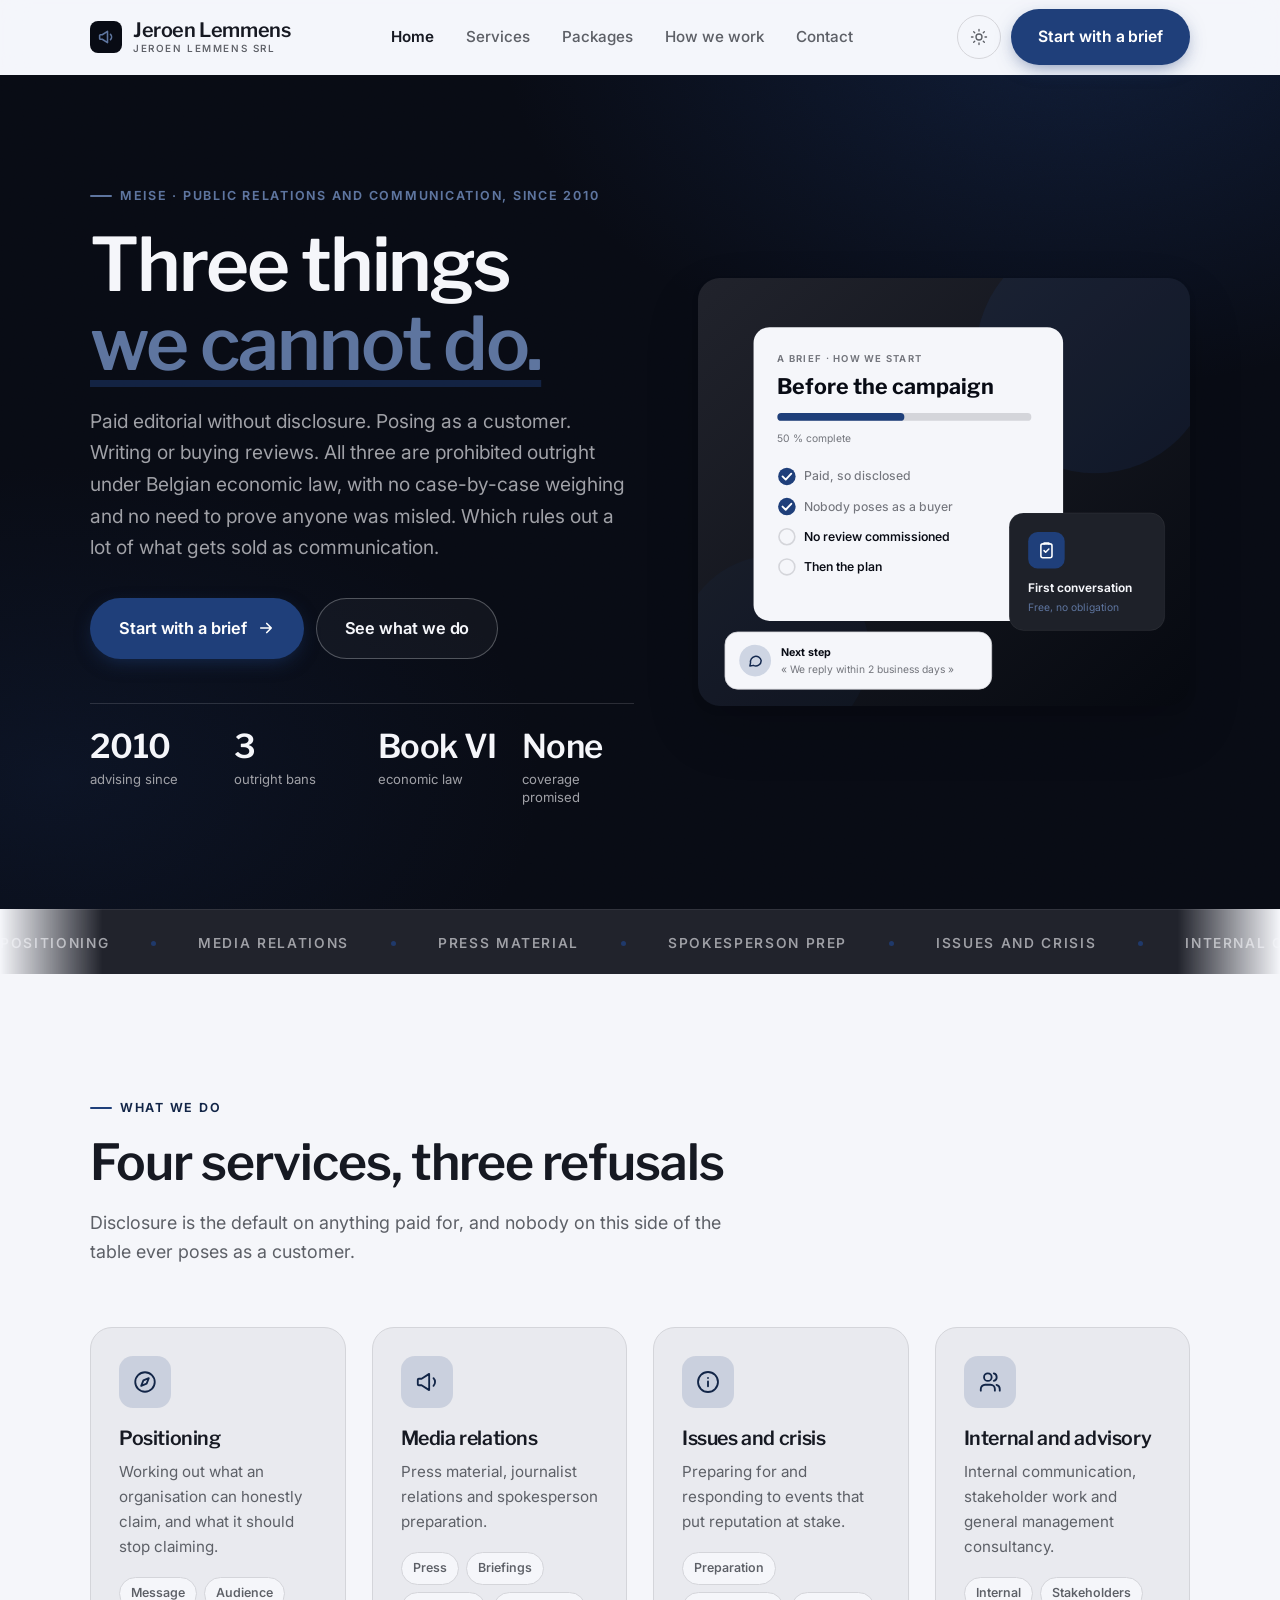
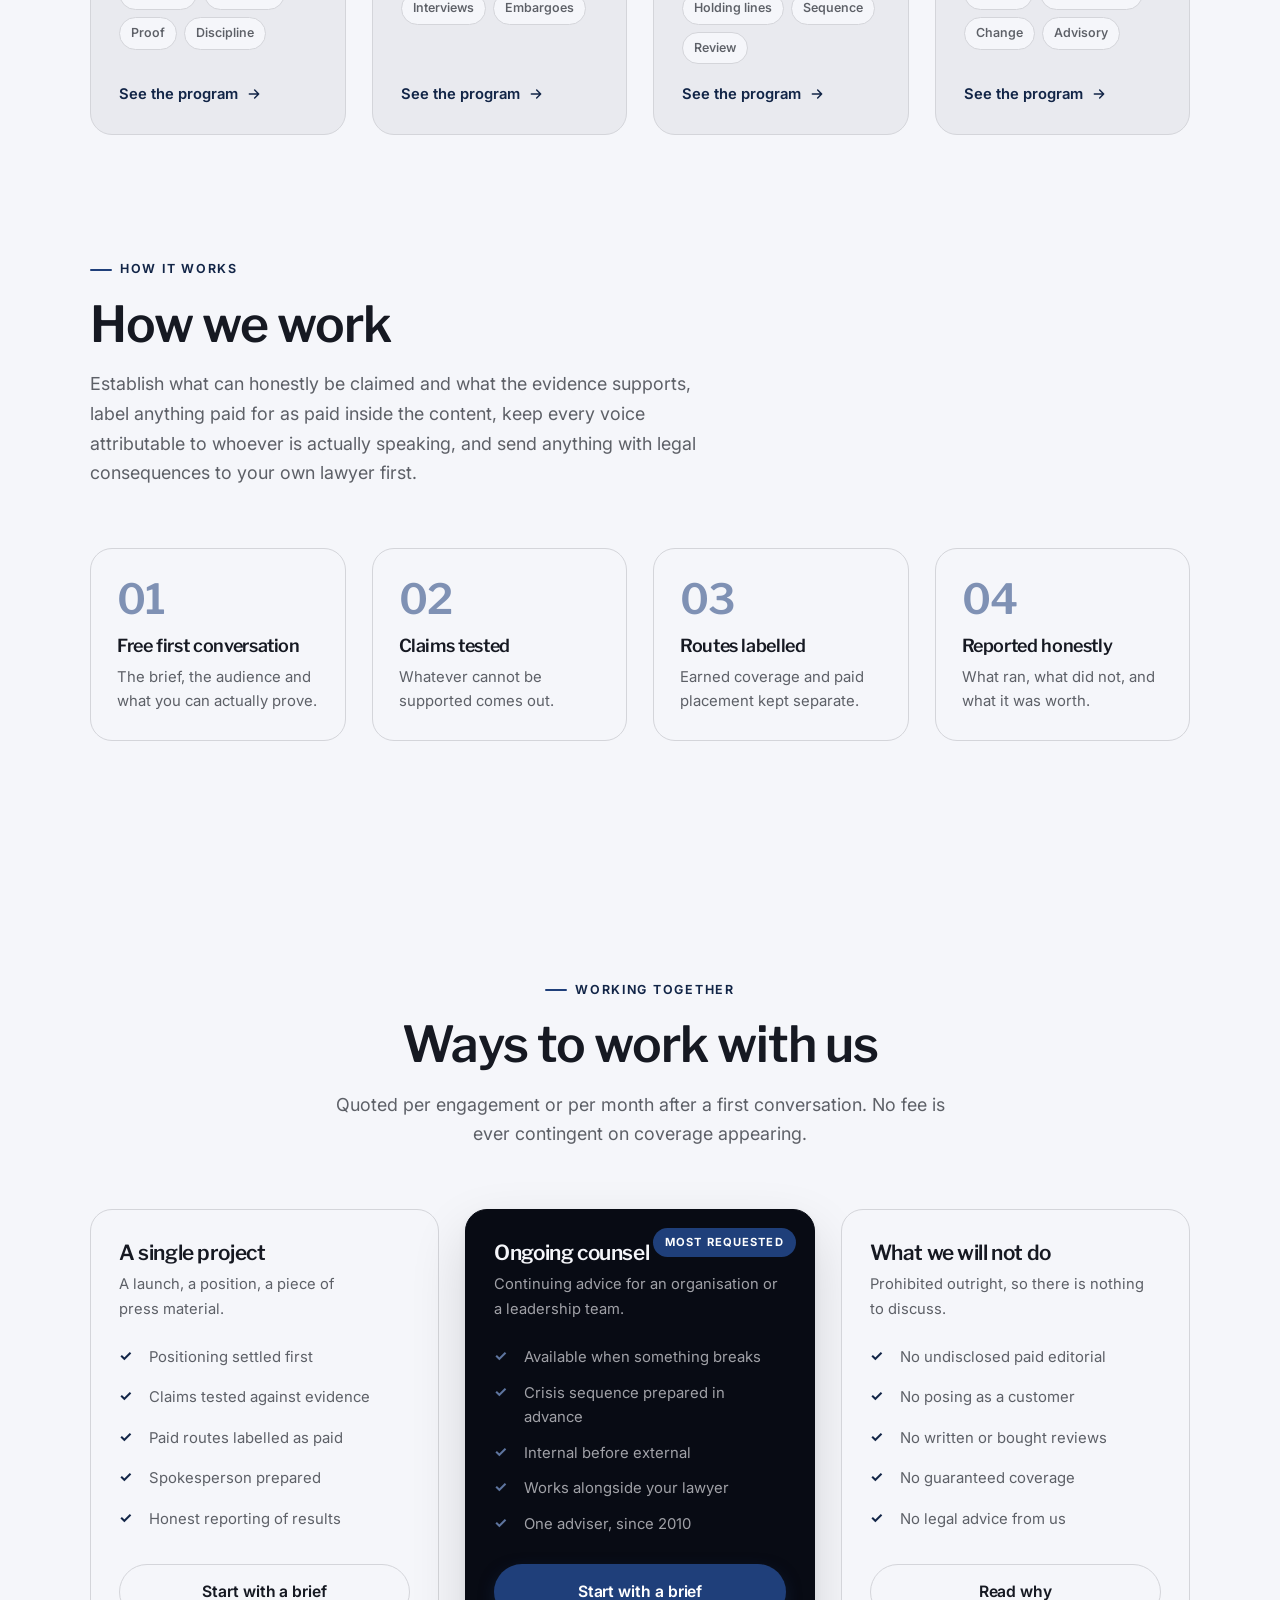
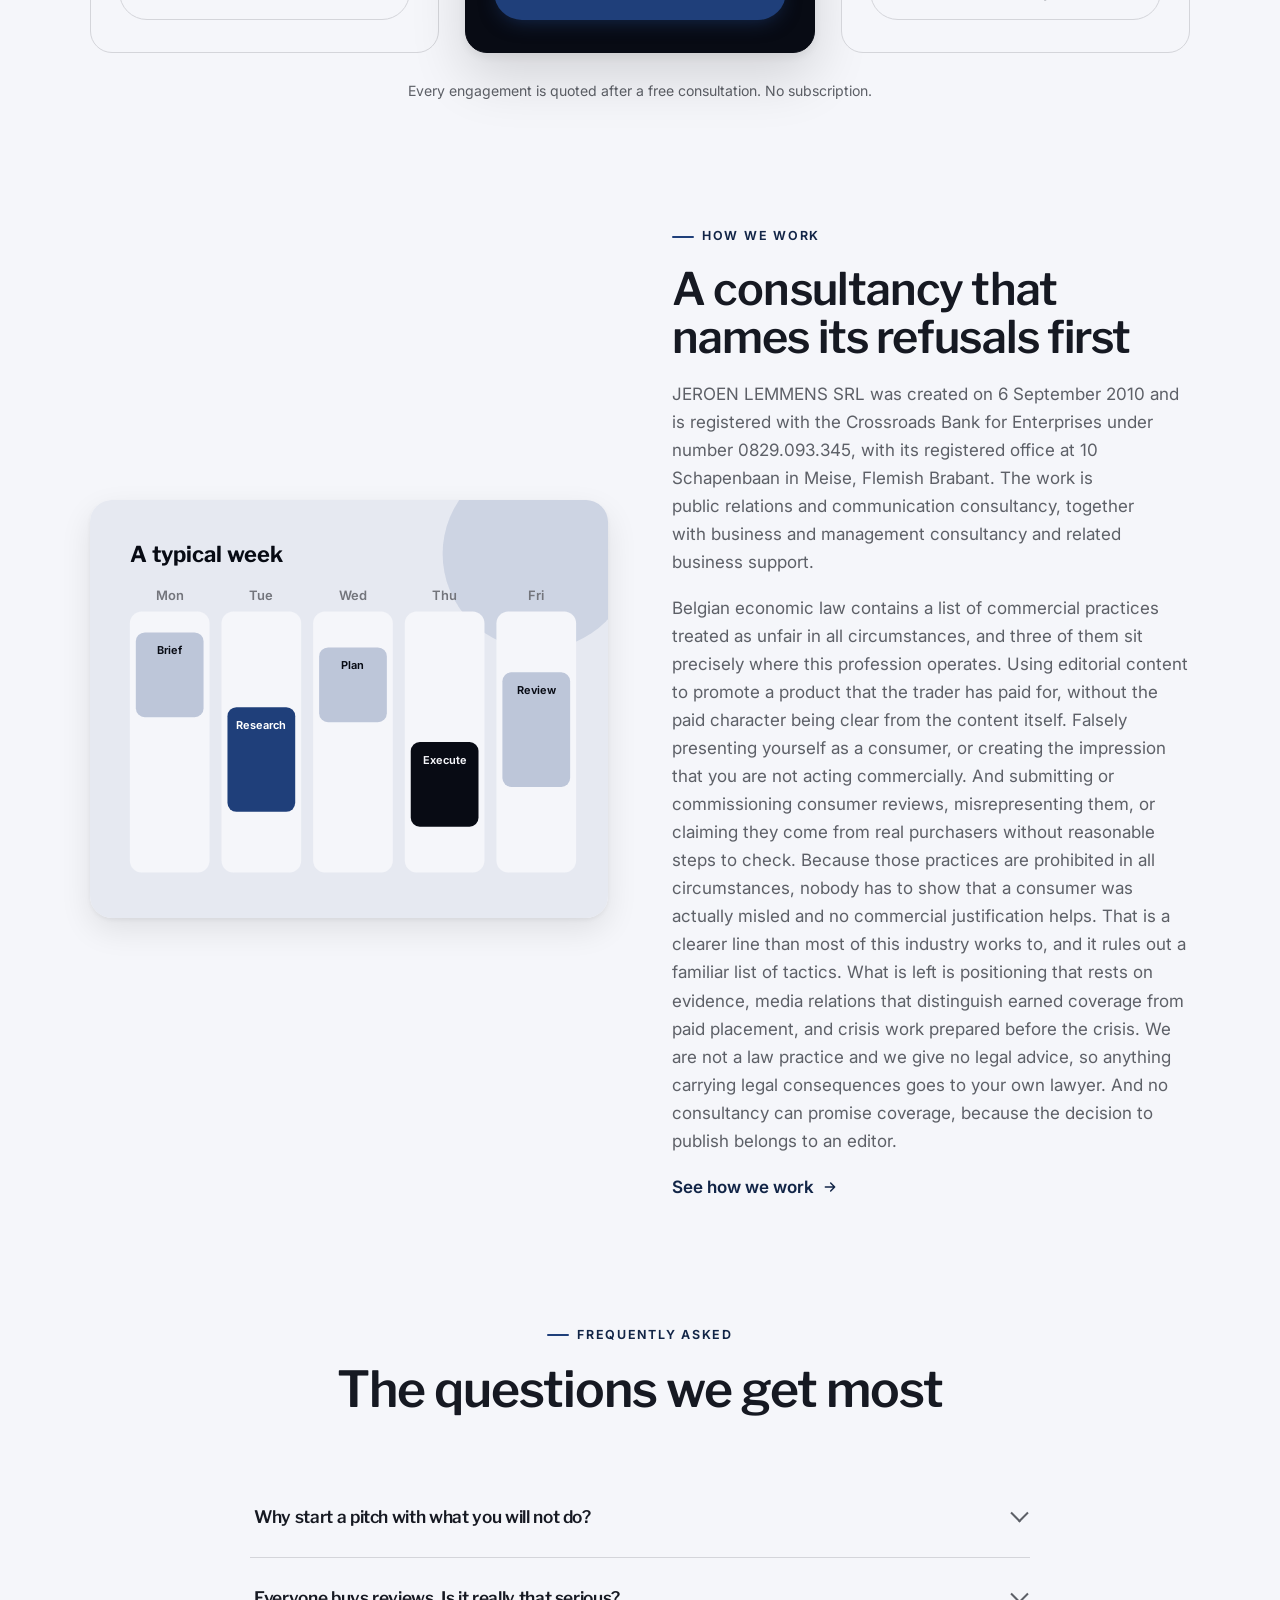
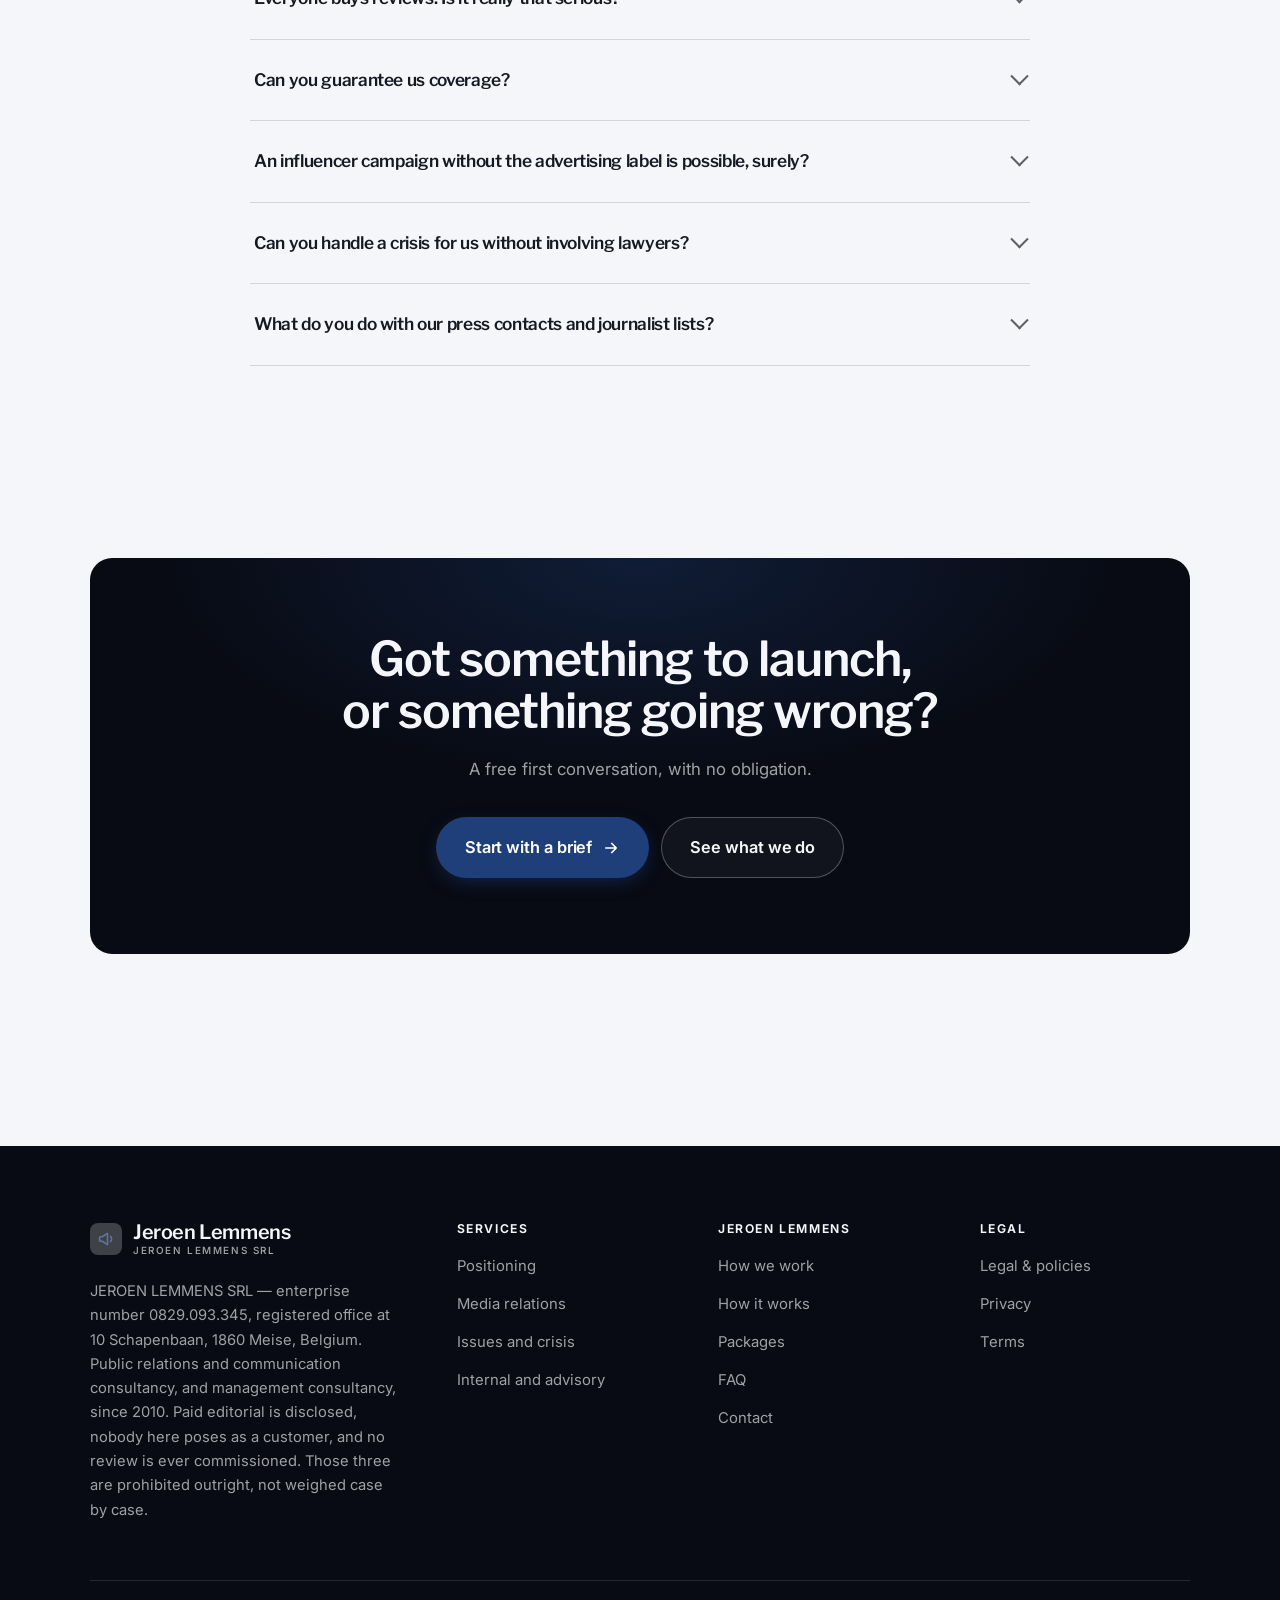
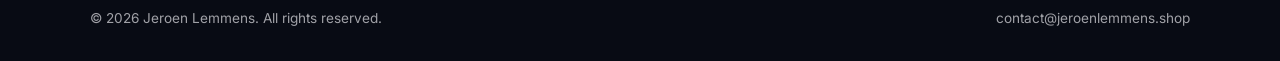
<file: index.html>
<!DOCTYPE html>
<html lang="en" class="no-js">
<head>
<meta charset="utf-8">
<meta name="viewport" content="width=device-width, initial-scale=1">
<title>JEROEN LEMMENS SRL — public relations and communication, Meise</title>
<meta name="description" content="JEROEN LEMMENS SRL, public relations and communication consultancy in Meise since 2010. Paid editorial disclosed, no astroturfing, no commissioned reviews.">
<link rel="canonical" href="https://jeroenlemmens.shop/">

<meta property="og:type" content="website">
<meta property="og:url" content="https://jeroenlemmens.shop/">
<meta property="og:site_name" content="Jeroen Lemmens">
<meta property="og:locale" content="en_US">
<meta property="og:title" content="JEROEN LEMMENS SRL — public relations and communication, Meise">
<meta property="og:description" content="JEROEN LEMMENS SRL, public relations and communication consultancy in Meise since 2010. Paid editorial disclosed, no astroturfing, no commissioned reviews.">
<meta name="theme-color" content="#080b14">

<link rel="icon" href="assets/img/favicon.svg" type="image/svg+xml">
<link rel="preconnect" href="https://fonts.googleapis.com">
<link rel="preconnect" href="https://fonts.gstatic.com" crossorigin>
<link rel="stylesheet" href="https://fonts.googleapis.com/css2?family=Libre+Franklin:wght@400..700&family=Inter:wght@400..700&display=swap">
<link rel="stylesheet" href="assets/css/style.css">

<!-- Thème appliqué avant le premier rendu (évite le flash) -->
<script>
document.documentElement.classList.remove('no-js');
(function(){try{var t=localStorage.getItem('site-theme');if(t){document.documentElement.setAttribute('data-theme',t);}}catch(e){}})();
</script>
<script type="application/ld+json">
{
  "@context": "https://schema.org",
  "@type": "Organization",
  "name": "Jeroen Lemmens",
  "url": "https://jeroenlemmens.shop/",
  "email": "contact@jeroenlemmens.shop",
  "description": "JEROEN LEMMENS SRL, public relations and communication consultancy in Meise since 2010. Paid editorial disclosed, no astroturfing, no commissioned reviews.",
  "areaServed": "US",
  "knowsLanguage": "en"
}
</script>
</head>

<body>
<a class="skip-link" href="#main">Skip to main content</a>

<header class="site-header">
  <nav class="wrap nav" aria-label="Main navigation">
    <a class="brand" href="index.html">
      <svg class="brand__mark" viewBox="0 0 64 64" aria-hidden="true">
        <rect class="bm-bg" width="64" height="64" rx="16"/>
        <g class="bm-ic" transform="translate(14 14) scale(1.5)" fill="none" stroke-width="2.1" stroke-linecap="round" stroke-linejoin="round"><path d="M3.5 10v4a1 1 0 0 0 1 1H7l7 4.5v-15L7 9H4.5a1 1 0 0 0-1 1zM18 8.5a5 5 0 0 1 0 7"/></g>
      </svg>
      <span>Jeroen Lemmens<span class="brand__sub">JEROEN LEMMENS SRL</span></span>
    </a>

    <ul class="nav__links" id="nav-links">
      <li><a href="index.html" aria-current="page">Home</a></li>
      <li><a href="programs.html">Services</a></li>
      <li><a href="index.html#pricing">Packages</a></li>
      <li><a href="about.html">How we work</a></li>
      <li><a href="contact.html">Contact</a></li>
      <li><a class="btn btn--primary" href="contact.html">Start with a brief</a></li>
    </ul>

    <div class="nav__cta">
      <button class="theme-toggle" type="button" aria-label="Switch to dark theme">
        <svg class="icon-sun" viewBox="0 0 24 24" fill="none" stroke="currentColor" stroke-width="1.8" stroke-linecap="round" aria-hidden="true"><circle cx="12" cy="12" r="4"/><path d="M12 2v2m0 16v2M2 12h2m16 0h2M4.9 4.9l1.4 1.4m11.4 11.4 1.4 1.4M19.1 4.9l-1.4 1.4M6.3 17.7l-1.4 1.4"/></svg>
        <svg class="icon-moon" viewBox="0 0 24 24" fill="none" stroke="currentColor" stroke-width="1.8" stroke-linecap="round" stroke-linejoin="round" aria-hidden="true"><path d="M21 12.8A9 9 0 1 1 11.2 3a7 7 0 0 0 9.8 9.8z"/></svg>
      </button>
      <a class="btn btn--primary" href="contact.html">Start with a brief</a>
      <button class="nav__toggle" type="button" aria-expanded="false" aria-controls="nav-links" aria-label="Open menu">
        <svg class="icon-open" viewBox="0 0 24 24" fill="none" stroke="currentColor" stroke-width="2" stroke-linecap="round" aria-hidden="true"><path d="M3 6h18M3 12h18M3 18h18"/></svg>
        <svg class="icon-close" viewBox="0 0 24 24" fill="none" stroke="currentColor" stroke-width="2" stroke-linecap="round" aria-hidden="true"><path d="M6 6l12 12M18 6L6 18"/></svg>
      </button>
    </div>
  </nav>
</header>

<main id="main">

<section class="hero">
  <div class="wrap hero__inner">
    <div>
      <span class="eyebrow hero__eyebrow">Meise · Public relations and communication, since 2010</span>
      <h1>Three things<br> <em>we cannot do.</em></h1>
      <p class="hero__lede">Paid editorial without disclosure. Posing as a customer. Writing or buying reviews. All three are prohibited outright under Belgian economic law, with no case-by-case weighing and no need to prove anyone was misled. Which rules out a lot of what gets sold as communication.</p>

      <div class="hero__actions">
        <a class="btn btn--primary btn--lg" href="contact.html">Start with a brief <svg viewBox="0 0 24 24" fill="none" stroke="currentColor" stroke-width="2.2" stroke-linecap="round" stroke-linejoin="round" aria-hidden="true"><path d="M5 12h14M13 6l6 6-6 6"/></svg></a>
        <a class="btn btn--on-dark btn--lg" href="programs.html">See what we do</a>
      </div>

      <ul class="hero__proof">
        <li><span class="stat__num">2010</span><span class="stat__label">advising since</span></li>
        <li><span class="stat__num">3</span><span class="stat__label">outright bans</span></li>
        <li><span class="stat__num">Book VI</span><span class="stat__label">economic law</span></li>
        <li><span class="stat__num">None</span><span class="stat__label">coverage promised</span></li>
      </ul>
    </div>

    <div class="hero__art">
      <svg viewBox="0 0 620 540" role="img" aria-label="How a brief at Jeroen Lemmens starts, with three prohibited practices ruled out first.">
        <defs>
          <linearGradient id="hbg" x1="0" y1="0" x2="1" y2="1">
            <stop offset="0" stop-color="#21232c"/><stop offset="1" stop-color="#060910"/>
          </linearGradient>
        </defs>
        <rect width="620" height="540" rx="22" fill="url(#hbg)"/>
        <circle cx="500" cy="96" r="150" fill="#1f3f7a" opacity=".16"/>
        <circle cx="96" cy="470" r="120" fill="#1f3f7a" opacity=".08"/>

        <g style="font-family: var(--font-body)">
          <!-- Carte programme -->
          <rect x="70" y="62" width="390" height="370" rx="20" fill="#f5f6fa"/>
          <text x="100" y="106" font-size="12" font-weight="650" letter-spacing="1.6" fill="#73757c">A BRIEF · HOW WE START</text>
          <text x="100" y="146" font-size="27" font-weight="700" fill="#080b14" style="font-family: var(--font-display)">Before the campaign</text>
          <rect x="100" y="170" width="320" height="10" rx="5" fill="#d4d5da"/>
          <rect x="100" y="170" width="160" height="10" rx="5" fill="#1f3f7a"/>
          <text x="100" y="206" font-size="13" fill="#73757c">50 % complete</text>
          <circle cx="112" cy="250" r="11" fill="#1f3f7a"/><path d="M106.5 250l4 4 7-7.5" fill="none" stroke="#ffffff" stroke-width="2.4" stroke-linecap="round" stroke-linejoin="round"/><text x="134" y="255" font-size="15.5" fill="#73757c" font-weight="450">Paid, so disclosed</text>
          <circle cx="112" cy="288" r="11" fill="#1f3f7a"/><path d="M106.5 288l4 4 7-7.5" fill="none" stroke="#ffffff" stroke-width="2.4" stroke-linecap="round" stroke-linejoin="round"/><text x="134" y="293" font-size="15.5" fill="#73757c" font-weight="450">Nobody poses as a buyer</text>
          <circle cx="112" cy="326" r="10" fill="none" stroke="#d4d5da" stroke-width="2"/><text x="134" y="331" font-size="15.5" fill="#080b14" font-weight="560">No review commissioned</text>
          <circle cx="112" cy="364" r="10" fill="none" stroke="#d4d5da" stroke-width="2"/><text x="134" y="369" font-size="15.5" fill="#080b14" font-weight="560">Then the plan</text>

          <!-- Carte séance -->
          <rect x="392" y="296" width="196" height="148" rx="18" fill="#1e2129" stroke="#ffffff" stroke-opacity=".08"/>
          <rect x="416" y="320" width="46" height="46" rx="12" fill="#1f3f7a"/>
          <g transform="translate(427 331)" fill="none" stroke="#ffffff" color="#ffffff" stroke-width="2" stroke-linecap="round" stroke-linejoin="round"><rect x="5" y="4" width="14" height="17.5" rx="2.5"/><path d="M9 4V3h6v1M9 12.5l2 2 4-4"/></g>
          <text x="416" y="396" font-size="15" font-weight="650" fill="#f5f6fa">First conversation</text>
          <text x="416" y="420" font-size="13" fill="#5e759f">Free, no obligation</text>

          <!-- Retour du coach -->
          <rect x="34" y="446" width="336" height="72" rx="16" fill="#f5f6fa" stroke="#d4d5da"/>
          <circle cx="72" cy="482" r="20" fill="#ced5e3"/>
          <g transform="translate(62 472) scale(.84)" fill="none" stroke="#14294f" stroke-width="2.2" stroke-linecap="round" stroke-linejoin="round"><path d="M21 12a8 8 0 0 1-11.6 7.1L4 20l1-4.6A8 8 0 1 1 21 12z"/></g>
          <text x="104" y="476" font-size="13.5" font-weight="700" fill="#080b14">Next step</text>
          <text x="104" y="498" font-size="13" fill="#73757c">« We reply within 2 business days »</text>
        </g>
      </svg>
    </div>
  </div>
</section>

<div class="marquee" aria-hidden="true">
  <div class="marquee__track"><span>Positioning</span><span>Media relations</span><span>Press material</span><span>Spokesperson prep</span><span>Issues and crisis</span><span>Internal communication</span><span>Stakeholder mapping</span><span>Disclosure by default</span><span>No commissioned reviews</span><span>Since 2010</span><span>Positioning</span><span>Media relations</span><span>Press material</span><span>Spokesperson prep</span><span>Issues and crisis</span><span>Internal communication</span><span>Stakeholder mapping</span><span>Disclosure by default</span><span>No commissioned reviews</span><span>Since 2010</span></div>
</div>

<section class="section wrap" id="programs">
  <div class="section-head reveal">
    <span class="eyebrow">What we do</span>
    <h2>Four services, three refusals</h2>
    <p>Disclosure is the default on anything paid for, and nobody on this side of the table ever poses as a customer.</p>
  </div>
  <div class="grid grid--4 reveal-group">
    <a class="card" href="programs.html#positioning">
      <div class="card__icon"><svg viewBox="0 0 24 24" fill="none" stroke="currentColor" stroke-width="1.7" stroke-linecap="round" stroke-linejoin="round" aria-hidden="true"><circle cx="12" cy="12" r="9"/><path d="M15.5 8.5 13.5 13.5 8.5 15.5 10.5 10.5z"/></svg></div>
      <h3>Positioning</h3>
      <p>Working out what an organisation can honestly claim, and what it should stop claiming.</p>
      <ul class="tags"><li>Message</li><li>Audience</li><li>Proof</li><li>Discipline</li></ul>
      <span class="arrow-link">See the program <svg viewBox="0 0 24 24" fill="none" stroke="currentColor" stroke-width="2.2" stroke-linecap="round" stroke-linejoin="round" aria-hidden="true"><path d="M5 12h14M13 6l6 6-6 6"/></svg></span>
    </a>
    <a class="card" href="programs.html#media">
      <div class="card__icon"><svg viewBox="0 0 24 24" fill="none" stroke="currentColor" stroke-width="1.7" stroke-linecap="round" stroke-linejoin="round" aria-hidden="true"><path d="M3.5 10v4a1 1 0 0 0 1 1H7l7 4.5v-15L7 9H4.5a1 1 0 0 0-1 1zM18 8.5a5 5 0 0 1 0 7"/></svg></div>
      <h3>Media relations</h3>
      <p>Press material, journalist relations and spokesperson preparation.</p>
      <ul class="tags"><li>Press</li><li>Briefings</li><li>Interviews</li><li>Embargoes</li></ul>
      <span class="arrow-link">See the program <svg viewBox="0 0 24 24" fill="none" stroke="currentColor" stroke-width="2.2" stroke-linecap="round" stroke-linejoin="round" aria-hidden="true"><path d="M5 12h14M13 6l6 6-6 6"/></svg></span>
    </a>
    <a class="card" href="programs.html#issues">
      <div class="card__icon"><svg viewBox="0 0 24 24" fill="none" stroke="currentColor" stroke-width="1.7" stroke-linecap="round" stroke-linejoin="round" aria-hidden="true"><circle cx="12" cy="12" r="9.2"/><path d="M12 16v-4.5M12 8.2v.1"/></svg></div>
      <h3>Issues and crisis</h3>
      <p>Preparing for and responding to events that put reputation at stake.</p>
      <ul class="tags"><li>Preparation</li><li>Holding lines</li><li>Sequence</li><li>Review</li></ul>
      <span class="arrow-link">See the program <svg viewBox="0 0 24 24" fill="none" stroke="currentColor" stroke-width="2.2" stroke-linecap="round" stroke-linejoin="round" aria-hidden="true"><path d="M5 12h14M13 6l6 6-6 6"/></svg></span>
    </a>
    <a class="card" href="programs.html#internal">
      <div class="card__icon"><svg viewBox="0 0 24 24" fill="none" stroke="currentColor" stroke-width="1.7" stroke-linecap="round" stroke-linejoin="round" aria-hidden="true"><path d="M16.5 20v-1.5a4 4 0 0 0-4-4h-5a4 4 0 0 0-4 4V20"/><circle cx="10" cy="7.5" r="3.5"/><path d="M21 20v-1.5a4 4 0 0 0-3-3.9M15.5 4.1a3.5 3.5 0 0 1 0 6.8"/></svg></div>
      <h3>Internal and advisory</h3>
      <p>Internal communication, stakeholder work and general management consultancy.</p>
      <ul class="tags"><li>Internal</li><li>Stakeholders</li><li>Change</li><li>Advisory</li></ul>
      <span class="arrow-link">See the program <svg viewBox="0 0 24 24" fill="none" stroke="currentColor" stroke-width="2.2" stroke-linecap="round" stroke-linejoin="round" aria-hidden="true"><path d="M5 12h14M13 6l6 6-6 6"/></svg></span>
    </a>
  </div>
</section>

<section class="section section--flush wrap" id="how-it-works">
  <div class="section-head reveal">
    <span class="eyebrow">How it works</span>
    <h2>How we work</h2>
    <p>Establish what can honestly be claimed and what the evidence supports, label anything paid for as paid inside the content, keep every voice attributable to whoever is actually speaking, and send anything with legal consequences to your own lawyer first.</p>
  </div>
  <div class="grid grid--4 steps reveal-group">
    <article class="step">
      <h3>Free first conversation</h3>
      <p>The brief, the audience and what you can actually prove.</p>
    </article>
    <article class="step">
      <h3>Claims tested</h3>
      <p>Whatever cannot be supported comes out.</p>
    </article>
    <article class="step">
      <h3>Routes labelled</h3>
      <p>Earned coverage and paid placement kept separate.</p>
    </article>
    <article class="step">
      <h3>Reported honestly</h3>
      <p>What ran, what did not, and what it was worth.</p>
    </article>
  </div>
</section>

<section class="section wrap" id="pricing">
  <div class="section-head section-head--center reveal">
    <span class="eyebrow">Working together</span>
    <h2>Ways to work with us</h2>
    <p>Quoted per engagement or per month after a first conversation. No fee is ever contingent on coverage appearing.</p>
  </div>
  <div class="grid grid--3 plans reveal-group">
    <article class="plan">
      
      <h3>A single project</h3>
      <p class="plan__desc">A launch, a position, a piece of press material.</p>
      
      <ul class="plan__features">
        <li>Positioning settled first</li>
        <li>Claims tested against evidence</li>
        <li>Paid routes labelled as paid</li>
        <li>Spokesperson prepared</li>
        <li>Honest reporting of results</li>
      </ul>
      <a class="btn btn--ghost btn--block" href="contact.html">Start with a brief</a>
    </article>
    <article class="plan plan--featured">
      <span class="plan__tag">Most requested</span>
      <h3>Ongoing counsel</h3>
      <p class="plan__desc">Continuing advice for an organisation or a leadership team.</p>
      
      <ul class="plan__features">
        <li>Available when something breaks</li>
        <li>Crisis sequence prepared in advance</li>
        <li>Internal before external</li>
        <li>Works alongside your lawyer</li>
        <li>One adviser, since 2010</li>
      </ul>
      <a class="btn btn--primary btn--block" href="contact.html">Start with a brief</a>
    </article>
    <article class="plan">
      
      <h3>What we will not do</h3>
      <p class="plan__desc">Prohibited outright, so there is nothing to discuss.</p>
      
      <ul class="plan__features">
        <li>No undisclosed paid editorial</li>
        <li>No posing as a customer</li>
        <li>No written or bought reviews</li>
        <li>No guaranteed coverage</li>
        <li>No legal advice from us</li>
      </ul>
      <a class="btn btn--ghost btn--block" href="contact.html">Read why</a>
    </article>
  </div>
  <p class="plans-note">Every engagement is quoted after a free consultation. No subscription.</p>
</section>

<section class="section section--flush wrap">
  <div class="split reveal">
    <div class="split__art">
      <svg viewBox="0 0 520 420" role="img" aria-label="Example of a typical week: Brief, Research, Plan, Execute, Review.">
        <rect width="520" height="420" rx="20" fill="#e6e9f1"/>
        <circle cx="450" cy="54" r="96" fill="#1f3f7a" opacity=".12"/>
        <g style="font-family: var(--font-body)">
        <text x="40" y="62" font-size="22" font-weight="700" fill="#080b14" style="font-family: var(--font-display)">A typical week</text>
        <text x="80" y="100" text-anchor="middle" font-size="13" font-weight="600" fill="#73757c">Mon</text>
        <rect x="40" y="112" width="80" height="262" rx="12" fill="#f5f6fa"/>
        <rect x="46" y="133" width="68" height="85" rx="9" fill="#bdc6d9"/>
        <text x="80" y="155" text-anchor="middle" font-size="11" font-weight="650" fill="#080b14">Brief</text>
        <text x="172" y="100" text-anchor="middle" font-size="13" font-weight="600" fill="#73757c">Tue</text>
        <rect x="132" y="112" width="80" height="262" rx="12" fill="#f5f6fa"/>
        <rect x="138" y="208" width="68" height="105" rx="9" fill="#1f3f7a"/>
        <text x="172" y="230" text-anchor="middle" font-size="11" font-weight="650" fill="#ffffff">Research</text>
        <text x="264" y="100" text-anchor="middle" font-size="13" font-weight="600" fill="#73757c">Wed</text>
        <rect x="224" y="112" width="80" height="262" rx="12" fill="#f5f6fa"/>
        <rect x="230" y="148" width="68" height="75" rx="9" fill="#bdc6d9"/>
        <text x="264" y="170" text-anchor="middle" font-size="11" font-weight="650" fill="#080b14">Plan</text>
        <text x="356" y="100" text-anchor="middle" font-size="13" font-weight="600" fill="#73757c">Thu</text>
        <rect x="316" y="112" width="80" height="262" rx="12" fill="#f5f6fa"/>
        <rect x="322" y="243" width="68" height="85" rx="9" fill="#080b14"/>
        <text x="356" y="265" text-anchor="middle" font-size="11" font-weight="650" fill="#f5f6fa">Execute</text>
        <text x="448" y="100" text-anchor="middle" font-size="13" font-weight="600" fill="#73757c">Fri</text>
        <rect x="408" y="112" width="80" height="262" rx="12" fill="#f5f6fa"/>
        <rect x="414" y="173" width="68" height="115" rx="9" fill="#bdc6d9"/>
        <text x="448" y="195" text-anchor="middle" font-size="11" font-weight="650" fill="#080b14">Review</text>
        </g>
      </svg>
    </div>
    <div>
      <span class="eyebrow">How we work</span>
      <h2>A consultancy that names its refusals first</h2>
      <p>JEROEN LEMMENS SRL was created on 6 September 2010 and is registered with the Crossroads Bank for Enterprises under number 0829.093.345, with its registered office at 10 Schapenbaan in Meise, Flemish Brabant. The work is public relations and communication consultancy, together with business and management consultancy and related business support.</p>
      <p>Belgian economic law contains a list of commercial practices treated as unfair in all circumstances, and three of them sit precisely where this profession operates. Using editorial content to promote a product that the trader has paid for, without the paid character being clear from the content itself. Falsely presenting yourself as a consumer, or creating the impression that you are not acting commercially. And submitting or commissioning consumer reviews, misrepresenting them, or claiming they come from real purchasers without reasonable steps to check. Because those practices are prohibited in all circumstances, nobody has to show that a consumer was actually misled and no commercial justification helps. That is a clearer line than most of this industry works to, and it rules out a familiar list of tactics. What is left is positioning that rests on evidence, media relations that distinguish earned coverage from paid placement, and crisis work prepared before the crisis. We are not a law practice and we give no legal advice, so anything carrying legal consequences goes to your own lawyer. And no consultancy can promise coverage, because the decision to publish belongs to an editor.</p>
      <p><a class="arrow-link" href="about.html">See how we work <svg viewBox="0 0 24 24" fill="none" stroke="currentColor" stroke-width="2.2" stroke-linecap="round" stroke-linejoin="round" aria-hidden="true"><path d="M5 12h14M13 6l6 6-6 6"/></svg></a></p>
    </div>
  </div>
</section>

<section class="section section--flush wrap" id="faq">
  <div class="section-head section-head--center reveal">
    <span class="eyebrow">Frequently asked</span>
    <h2>The questions we get most</h2>
  </div>
  <div class="faq reveal">
    <details>
      <summary>Why start a pitch with what you will not do?</summary>
      <p>Because those three things are prohibited in all circumstances rather than weighed case by case, so there is genuinely nothing to negotiate. Undisclosed paid editorial, posing as a consumer, and writing or commissioning reviews are on the list of practices treated as unfair in every case, which means no one needs to prove a consumer was misled. Knowing that in the first meeting saves a client from asking in the third.</p>
    </details>
    <details>
      <summary>Everyone buys reviews. Is it really that serious?</summary>
      <p>It is on the blacklist, which is the serious end. Submitting false reviews or commissioning someone else to submit them, misrepresenting reviews or social endorsements, and claiming reviews come from actual purchasers without taking reasonable and proportionate steps to verify it are all prohibited outright. So we do not write them, buy them, incentivise them or quietly filter out the bad ones. If a client runs a review function, we advise on how to run it consistently with those rules.</p>
    </details>
    <details>
      <summary>Can you guarantee us coverage?</summary>
      <p>No, and neither can anyone else. The decision to publish, and the tone of what gets published, belong to the editor. Any arrangement that guarantees publication is paid placement, which is a legitimate product, and it has to be disclosed as paid inside the content. Our fees are never contingent on coverage appearing, because a fee that depends on a placement creates an interest in getting it at any cost.</p>
    </details>
    <details>
      <summary>An influencer campaign without the advertising label is possible, surely?</summary>
      <p>It is not. The commercial nature of a communication has to be identifiable by the person receiving it, and a disclosure buried elsewhere or implied by context does not satisfy that. If there is a commercial relationship, it is apparent in the publication itself. In practice the labelled campaigns perform about as well, because audiences work it out regardless and resent being handled.</p>
    </details>
    <details>
      <summary>Can you handle a crisis for us without involving lawyers?</summary>
      <p>We can prepare one with you, and we would rather do that before anything happens. But we are not a law practice, we are not enrolled at any bar and we give no legal advice. A statement answering an allegation can carry legal consequences in defamation, in contract, in disclosure obligations or in employment, so where it does, your own lawyer reads it first and we work alongside them. A response that is rhetorically strong and legally reckless is not a service.</p>
    </details>
    <details>
      <summary>What do you do with our press contacts and journalist lists?</summary>
      <p>Treat them as personal data, which is what they are. There has to be a lawful basis for holding them and information duties owed to the people on them. Those lists are not traded, not shared between clients, and not kept because they might be useful one day. Embargoes get the same treatment: a binding undertaking rather than a courtesy to be broken for a better slot.</p>
    </details>
  </div>
</section>

<section class="wrap section--tight">
  <div class="cta-band reveal">
    <h2>Got something to launch, or something going wrong?</h2>
    <p>A free first conversation, with no obligation.</p>
    <div class="hero__actions">
      <a class="btn btn--primary btn--lg" href="contact.html">Start with a brief <svg viewBox="0 0 24 24" fill="none" stroke="currentColor" stroke-width="2.2" stroke-linecap="round" stroke-linejoin="round" aria-hidden="true"><path d="M5 12h14M13 6l6 6-6 6"/></svg></a>
      <a class="btn btn--on-dark btn--lg" href="programs.html">See what we do</a>
    </div>
  </div>
</section>

</main>

<footer class="site-footer">
  <div class="wrap">
    <div class="footer__grid">
      <div class="footer__brand">
        <a class="brand" href="index.html">
          <svg class="brand__mark" viewBox="0 0 64 64" aria-hidden="true">
        <rect class="bm-bg" width="64" height="64" rx="16"/>
        <g class="bm-ic" transform="translate(14 14) scale(1.5)" fill="none" stroke-width="2.1" stroke-linecap="round" stroke-linejoin="round"><path d="M3.5 10v4a1 1 0 0 0 1 1H7l7 4.5v-15L7 9H4.5a1 1 0 0 0-1 1zM18 8.5a5 5 0 0 1 0 7"/></g>
      </svg>
          <span>Jeroen Lemmens<span class="brand__sub">JEROEN LEMMENS SRL</span></span>
        </a>
        <p>JEROEN LEMMENS SRL — enterprise number 0829.093.345, registered office at 10 Schapenbaan, 1860 Meise, Belgium. Public relations and communication consultancy, and management consultancy, since 2010. Paid editorial is disclosed, nobody here poses as a customer, and no review is ever commissioned. Those three are prohibited outright, not weighed case by case.</p>
      </div>

      <div class="footer__col">
        <h4>Services</h4>
        <ul>
          <li><a href="programs.html#positioning">Positioning</a></li>
          <li><a href="programs.html#media">Media relations</a></li>
          <li><a href="programs.html#issues">Issues and crisis</a></li>
          <li><a href="programs.html#internal">Internal and advisory</a></li>
        </ul>
      </div>

      <div class="footer__col">
        <h4>Jeroen Lemmens</h4>
        <ul>
          <li><a href="about.html">How we work</a></li>
          <li><a href="index.html#how-it-works">How it works</a></li>
          <li><a href="index.html#pricing">Packages</a></li>
          <li><a href="index.html#faq">FAQ</a></li>
          <li><a href="contact.html">Contact</a></li>
        </ul>
      </div>

      <div class="footer__col">
        <h4>Legal</h4>
        <ul>
          <li><a href="legal.html">Legal &amp; policies</a></li>
          <li><a href="legal.html#privacy">Privacy</a></li>
          <li><a href="legal.html#terms">Terms</a></li>
        </ul>
      </div>
    </div>

    <div class="footer__bottom">
      <p>© <span data-year>2026</span> Jeroen Lemmens. All rights reserved.</p>
      <p><a href="mailto:contact@jeroenlemmens.shop">contact@jeroenlemmens.shop</a></p>
    </div>
  </div>
</footer>

<script src="assets/js/main.js" defer></script>
</body>
</html>
</file>
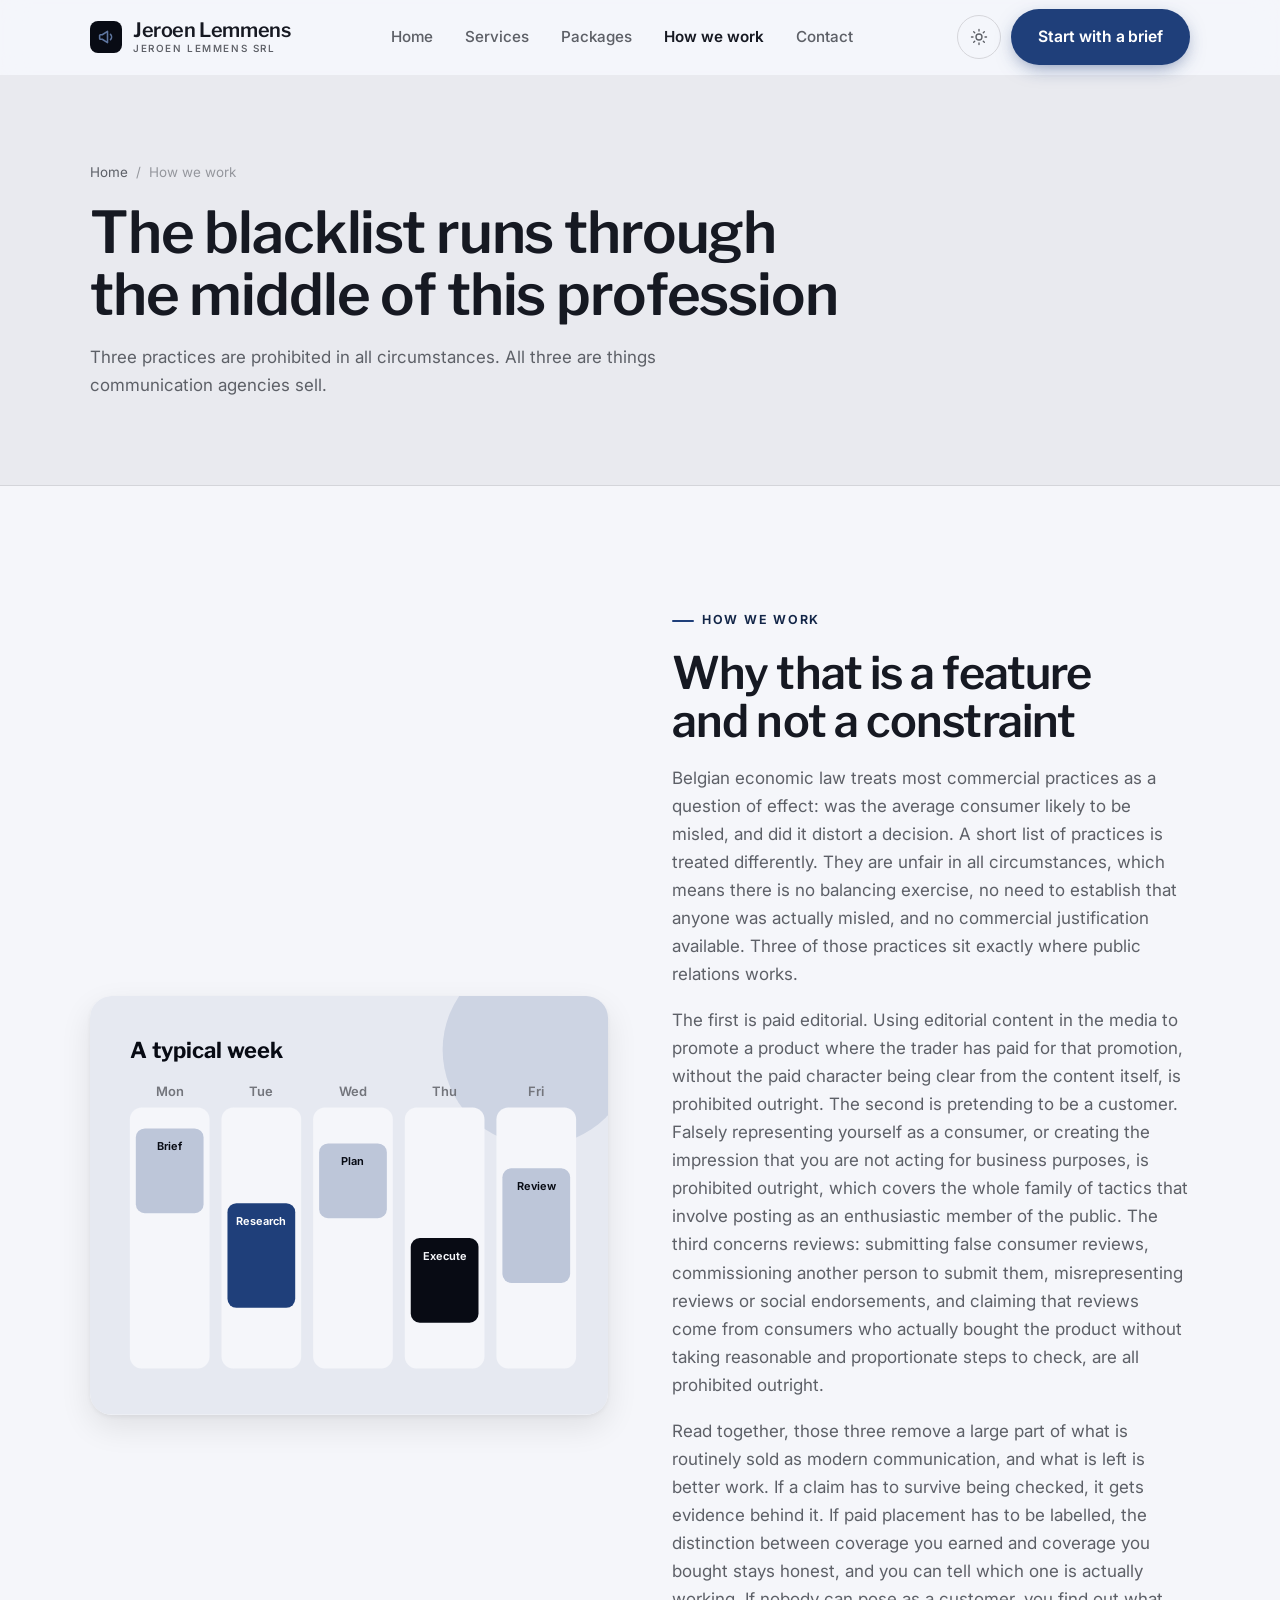
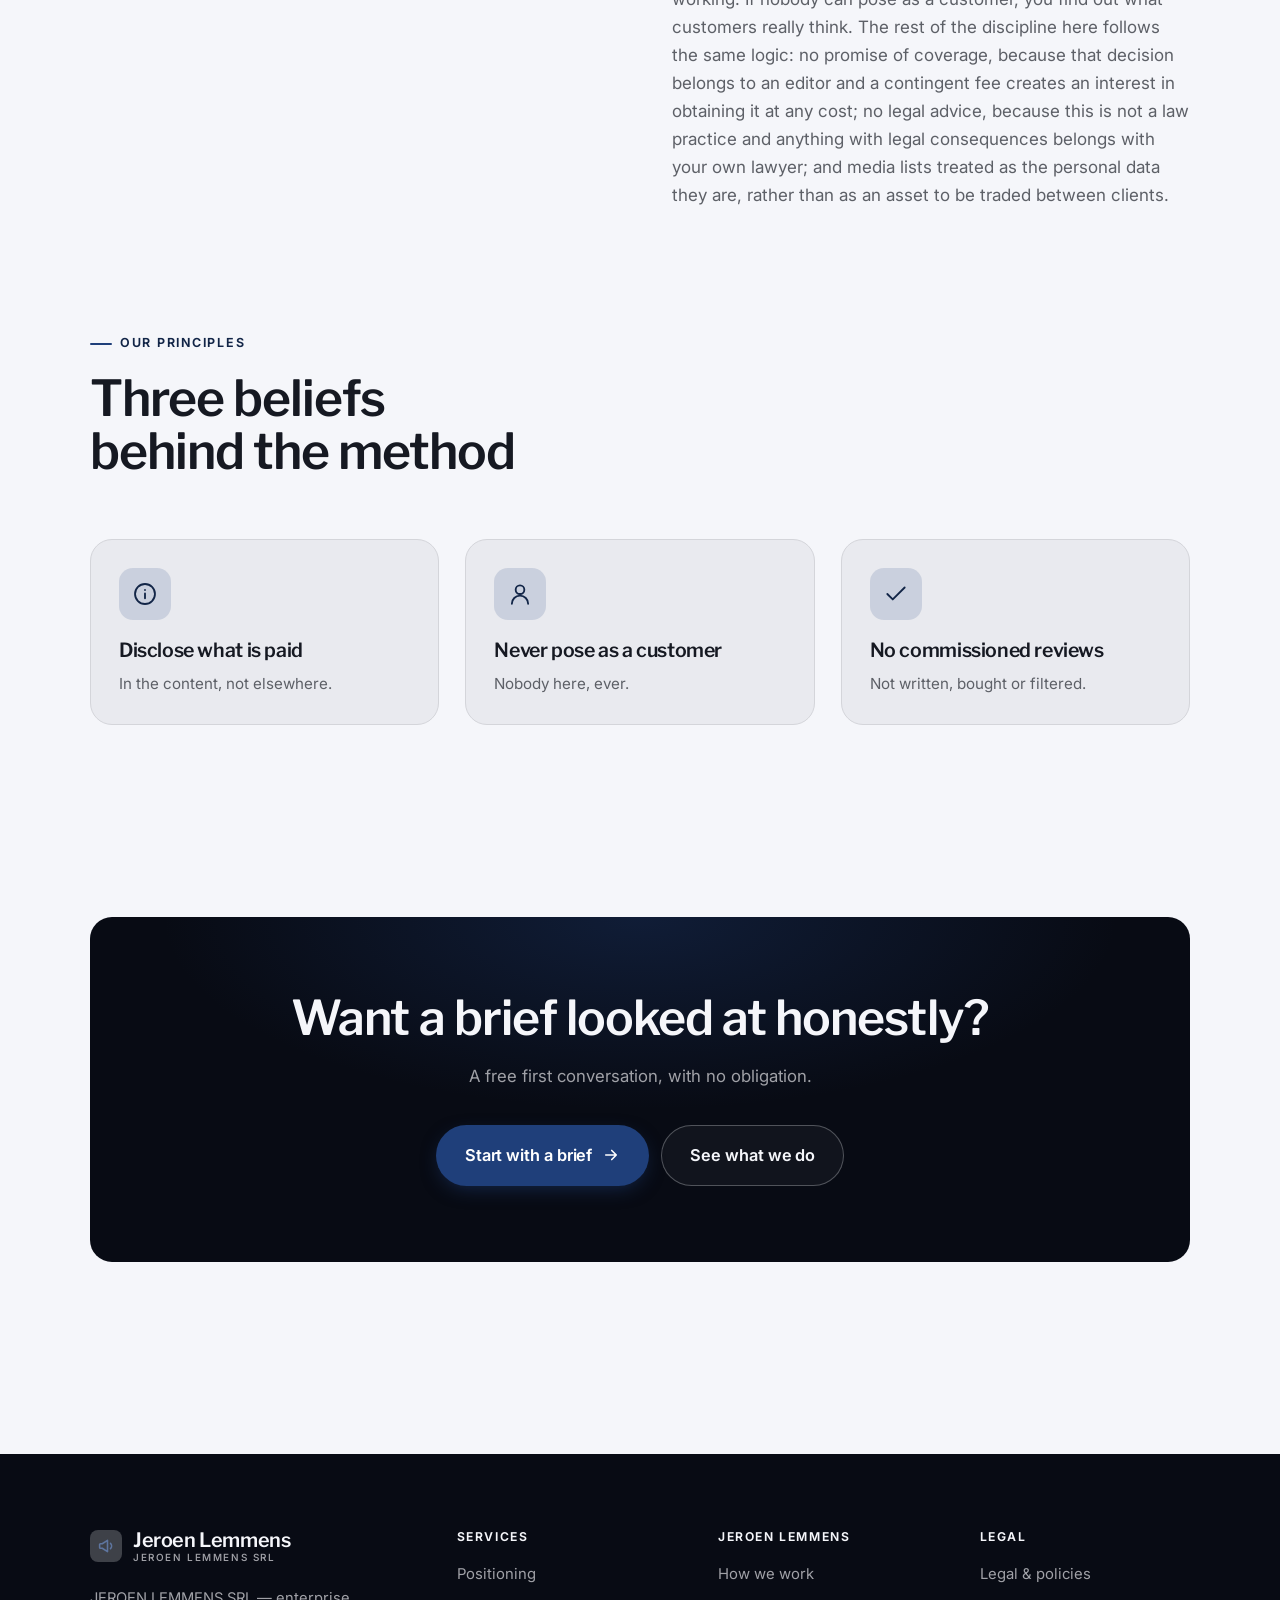
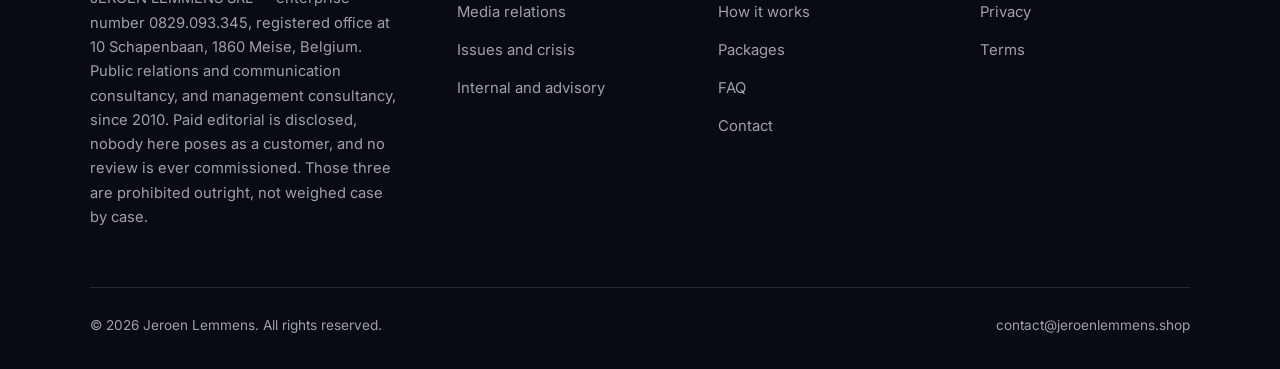
<file: about.html>
<!DOCTYPE html>
<html lang="en" class="no-js">
<head>
<meta charset="utf-8">
<meta name="viewport" content="width=device-width, initial-scale=1">
<title>How we work — Jeroen Lemmens</title>
<meta name="description" content="About JEROEN LEMMENS SRL, a public relations and communication consultancy in Meise, Flemish Brabant, working since 2010.">
<link rel="canonical" href="https://jeroenlemmens.shop/about.html">

<meta property="og:type" content="website">
<meta property="og:url" content="https://jeroenlemmens.shop/about.html">
<meta property="og:site_name" content="Jeroen Lemmens">
<meta property="og:locale" content="en_US">
<meta property="og:title" content="How we work — Jeroen Lemmens">
<meta property="og:description" content="About JEROEN LEMMENS SRL, a public relations and communication consultancy in Meise, Flemish Brabant, working since 2010.">
<meta name="theme-color" content="#080b14">

<link rel="icon" href="assets/img/favicon.svg" type="image/svg+xml">
<link rel="preconnect" href="https://fonts.googleapis.com">
<link rel="preconnect" href="https://fonts.gstatic.com" crossorigin>
<link rel="stylesheet" href="https://fonts.googleapis.com/css2?family=Libre+Franklin:wght@400..700&family=Inter:wght@400..700&display=swap">
<link rel="stylesheet" href="assets/css/style.css">

<!-- Thème appliqué avant le premier rendu (évite le flash) -->
<script>
document.documentElement.classList.remove('no-js');
(function(){try{var t=localStorage.getItem('site-theme');if(t){document.documentElement.setAttribute('data-theme',t);}}catch(e){}})();
</script>
</head>

<body>
<a class="skip-link" href="#main">Skip to main content</a>

<header class="site-header">
  <nav class="wrap nav" aria-label="Main navigation">
    <a class="brand" href="index.html">
      <svg class="brand__mark" viewBox="0 0 64 64" aria-hidden="true">
        <rect class="bm-bg" width="64" height="64" rx="16"/>
        <g class="bm-ic" transform="translate(14 14) scale(1.5)" fill="none" stroke-width="2.1" stroke-linecap="round" stroke-linejoin="round"><path d="M3.5 10v4a1 1 0 0 0 1 1H7l7 4.5v-15L7 9H4.5a1 1 0 0 0-1 1zM18 8.5a5 5 0 0 1 0 7"/></g>
      </svg>
      <span>Jeroen Lemmens<span class="brand__sub">JEROEN LEMMENS SRL</span></span>
    </a>

    <ul class="nav__links" id="nav-links">
      <li><a href="index.html">Home</a></li>
      <li><a href="programs.html">Services</a></li>
      <li><a href="index.html#pricing">Packages</a></li>
      <li><a href="about.html" aria-current="page">How we work</a></li>
      <li><a href="contact.html">Contact</a></li>
      <li><a class="btn btn--primary" href="contact.html">Start with a brief</a></li>
    </ul>

    <div class="nav__cta">
      <button class="theme-toggle" type="button" aria-label="Switch to dark theme">
        <svg class="icon-sun" viewBox="0 0 24 24" fill="none" stroke="currentColor" stroke-width="1.8" stroke-linecap="round" aria-hidden="true"><circle cx="12" cy="12" r="4"/><path d="M12 2v2m0 16v2M2 12h2m16 0h2M4.9 4.9l1.4 1.4m11.4 11.4 1.4 1.4M19.1 4.9l-1.4 1.4M6.3 17.7l-1.4 1.4"/></svg>
        <svg class="icon-moon" viewBox="0 0 24 24" fill="none" stroke="currentColor" stroke-width="1.8" stroke-linecap="round" stroke-linejoin="round" aria-hidden="true"><path d="M21 12.8A9 9 0 1 1 11.2 3a7 7 0 0 0 9.8 9.8z"/></svg>
      </button>
      <a class="btn btn--primary" href="contact.html">Start with a brief</a>
      <button class="nav__toggle" type="button" aria-expanded="false" aria-controls="nav-links" aria-label="Open menu">
        <svg class="icon-open" viewBox="0 0 24 24" fill="none" stroke="currentColor" stroke-width="2" stroke-linecap="round" aria-hidden="true"><path d="M3 6h18M3 12h18M3 18h18"/></svg>
        <svg class="icon-close" viewBox="0 0 24 24" fill="none" stroke="currentColor" stroke-width="2" stroke-linecap="round" aria-hidden="true"><path d="M6 6l12 12M18 6L6 18"/></svg>
      </button>
    </div>
  </nav>
</header>

<main id="main">

<section class="page-head">
  <div class="wrap">
    <nav class="breadcrumb" aria-label="Breadcrumb">
      <a href="index.html">Home</a><span>/</span><span aria-current="page">How we work</span>
    </nav>
    <h1>The blacklist runs through the middle of this profession</h1>
    <p>Three practices are prohibited in all circumstances. All three are things communication agencies sell.</p>
  </div>
</section>

<section class="section wrap">
  <div class="split reveal">
    <div class="split__art">
      <svg viewBox="0 0 520 420" role="img" aria-label="Example of a typical week: Brief, Research, Plan, Execute, Review.">
        <rect width="520" height="420" rx="20" fill="#e6e9f1"/>
        <circle cx="450" cy="54" r="96" fill="#1f3f7a" opacity=".12"/>
        <g style="font-family: var(--font-body)">
        <text x="40" y="62" font-size="22" font-weight="700" fill="#080b14" style="font-family: var(--font-display)">A typical week</text>
        <text x="80" y="100" text-anchor="middle" font-size="13" font-weight="600" fill="#73757c">Mon</text>
        <rect x="40" y="112" width="80" height="262" rx="12" fill="#f5f6fa"/>
        <rect x="46" y="133" width="68" height="85" rx="9" fill="#bdc6d9"/>
        <text x="80" y="155" text-anchor="middle" font-size="11" font-weight="650" fill="#080b14">Brief</text>
        <text x="172" y="100" text-anchor="middle" font-size="13" font-weight="600" fill="#73757c">Tue</text>
        <rect x="132" y="112" width="80" height="262" rx="12" fill="#f5f6fa"/>
        <rect x="138" y="208" width="68" height="105" rx="9" fill="#1f3f7a"/>
        <text x="172" y="230" text-anchor="middle" font-size="11" font-weight="650" fill="#ffffff">Research</text>
        <text x="264" y="100" text-anchor="middle" font-size="13" font-weight="600" fill="#73757c">Wed</text>
        <rect x="224" y="112" width="80" height="262" rx="12" fill="#f5f6fa"/>
        <rect x="230" y="148" width="68" height="75" rx="9" fill="#bdc6d9"/>
        <text x="264" y="170" text-anchor="middle" font-size="11" font-weight="650" fill="#080b14">Plan</text>
        <text x="356" y="100" text-anchor="middle" font-size="13" font-weight="600" fill="#73757c">Thu</text>
        <rect x="316" y="112" width="80" height="262" rx="12" fill="#f5f6fa"/>
        <rect x="322" y="243" width="68" height="85" rx="9" fill="#080b14"/>
        <text x="356" y="265" text-anchor="middle" font-size="11" font-weight="650" fill="#f5f6fa">Execute</text>
        <text x="448" y="100" text-anchor="middle" font-size="13" font-weight="600" fill="#73757c">Fri</text>
        <rect x="408" y="112" width="80" height="262" rx="12" fill="#f5f6fa"/>
        <rect x="414" y="173" width="68" height="115" rx="9" fill="#bdc6d9"/>
        <text x="448" y="195" text-anchor="middle" font-size="11" font-weight="650" fill="#080b14">Review</text>
        </g>
      </svg>
    </div>
    <div>
      <span class="eyebrow">How we work</span>
      <h2>Why that is a feature and not a constraint</h2>
      <p>Belgian economic law treats most commercial practices as a question of effect: was the average consumer likely to be misled, and did it distort a decision. A short list of practices is treated differently. They are unfair in all circumstances, which means there is no balancing exercise, no need to establish that anyone was actually misled, and no commercial justification available. Three of those practices sit exactly where public relations works.</p>
      <p>The first is paid editorial. Using editorial content in the media to promote a product where the trader has paid for that promotion, without the paid character being clear from the content itself, is prohibited outright. The second is pretending to be a customer. Falsely representing yourself as a consumer, or creating the impression that you are not acting for business purposes, is prohibited outright, which covers the whole family of tactics that involve posting as an enthusiastic member of the public. The third concerns reviews: submitting false consumer reviews, commissioning another person to submit them, misrepresenting reviews or social endorsements, and claiming that reviews come from consumers who actually bought the product without taking reasonable and proportionate steps to check, are all prohibited outright.</p>
      <p>Read together, those three remove a large part of what is routinely sold as modern communication, and what is left is better work. If a claim has to survive being checked, it gets evidence behind it. If paid placement has to be labelled, the distinction between coverage you earned and coverage you bought stays honest, and you can tell which one is actually working. If nobody can pose as a customer, you find out what customers really think. The rest of the discipline here follows the same logic: no promise of coverage, because that decision belongs to an editor and a contingent fee creates an interest in obtaining it at any cost; no legal advice, because this is not a law practice and anything with legal consequences belongs with your own lawyer; and media lists treated as the personal data they are, rather than as an asset to be traded between clients.</p>
      <!--
        TO DO: add a short introduction of the coach (name, real background),
        with a photo if possible. Do not invent credentials — see README.md.
      -->
    </div>
  </div>
</section>

<section class="section section--flush wrap">
  <div class="section-head reveal">
    <span class="eyebrow">Our principles</span>
    <h2>Three beliefs behind the method</h2>
  </div>
  <div class="grid grid--3 reveal-group">
    <article class="card">
      <div class="card__icon"><svg viewBox="0 0 24 24" fill="none" stroke="currentColor" stroke-width="1.7" stroke-linecap="round" stroke-linejoin="round" aria-hidden="true"><circle cx="12" cy="12" r="9.2"/><path d="M12 16v-4.5M12 8.2v.1"/></svg></div>
      <h3>Disclose what is paid</h3>
      <p>In the content, not elsewhere.</p>
    </article>
    <article class="card">
      <div class="card__icon"><svg viewBox="0 0 24 24" fill="none" stroke="currentColor" stroke-width="1.7" stroke-linecap="round" stroke-linejoin="round" aria-hidden="true"><circle cx="12" cy="8" r="4"/><path d="M4.5 21a7.5 7.5 0 0 1 15 0"/></svg></div>
      <h3>Never pose as a customer</h3>
      <p>Nobody here, ever.</p>
    </article>
    <article class="card">
      <div class="card__icon"><svg viewBox="0 0 24 24" fill="none" stroke="currentColor" stroke-width="1.7" stroke-linecap="round" stroke-linejoin="round" aria-hidden="true"><path d="M20 6 9 17l-5-5"/></svg></div>
      <h3>No commissioned reviews</h3>
      <p>Not written, bought or filtered.</p>
    </article>
  </div>
</section>

<section class="wrap section--tight">
  <div class="cta-band reveal">
    <h2>Want a brief looked at honestly?</h2>
    <p>A free first conversation, with no obligation.</p>
    <div class="hero__actions">
      <a class="btn btn--primary btn--lg" href="contact.html">Start with a brief <svg viewBox="0 0 24 24" fill="none" stroke="currentColor" stroke-width="2.2" stroke-linecap="round" stroke-linejoin="round" aria-hidden="true"><path d="M5 12h14M13 6l6 6-6 6"/></svg></a>
      <a class="btn btn--on-dark btn--lg" href="programs.html">See what we do</a>
    </div>
  </div>
</section>

</main>

<footer class="site-footer">
  <div class="wrap">
    <div class="footer__grid">
      <div class="footer__brand">
        <a class="brand" href="index.html">
          <svg class="brand__mark" viewBox="0 0 64 64" aria-hidden="true">
        <rect class="bm-bg" width="64" height="64" rx="16"/>
        <g class="bm-ic" transform="translate(14 14) scale(1.5)" fill="none" stroke-width="2.1" stroke-linecap="round" stroke-linejoin="round"><path d="M3.5 10v4a1 1 0 0 0 1 1H7l7 4.5v-15L7 9H4.5a1 1 0 0 0-1 1zM18 8.5a5 5 0 0 1 0 7"/></g>
      </svg>
          <span>Jeroen Lemmens<span class="brand__sub">JEROEN LEMMENS SRL</span></span>
        </a>
        <p>JEROEN LEMMENS SRL — enterprise number 0829.093.345, registered office at 10 Schapenbaan, 1860 Meise, Belgium. Public relations and communication consultancy, and management consultancy, since 2010. Paid editorial is disclosed, nobody here poses as a customer, and no review is ever commissioned. Those three are prohibited outright, not weighed case by case.</p>
      </div>

      <div class="footer__col">
        <h4>Services</h4>
        <ul>
          <li><a href="programs.html#positioning">Positioning</a></li>
          <li><a href="programs.html#media">Media relations</a></li>
          <li><a href="programs.html#issues">Issues and crisis</a></li>
          <li><a href="programs.html#internal">Internal and advisory</a></li>
        </ul>
      </div>

      <div class="footer__col">
        <h4>Jeroen Lemmens</h4>
        <ul>
          <li><a href="about.html">How we work</a></li>
          <li><a href="index.html#how-it-works">How it works</a></li>
          <li><a href="index.html#pricing">Packages</a></li>
          <li><a href="index.html#faq">FAQ</a></li>
          <li><a href="contact.html">Contact</a></li>
        </ul>
      </div>

      <div class="footer__col">
        <h4>Legal</h4>
        <ul>
          <li><a href="legal.html">Legal &amp; policies</a></li>
          <li><a href="legal.html#privacy">Privacy</a></li>
          <li><a href="legal.html#terms">Terms</a></li>
        </ul>
      </div>
    </div>

    <div class="footer__bottom">
      <p>© <span data-year>2026</span> Jeroen Lemmens. All rights reserved.</p>
      <p><a href="mailto:contact@jeroenlemmens.shop">contact@jeroenlemmens.shop</a></p>
    </div>
  </div>
</footer>

<script src="assets/js/main.js" defer></script>
</body>
</html>
</file>
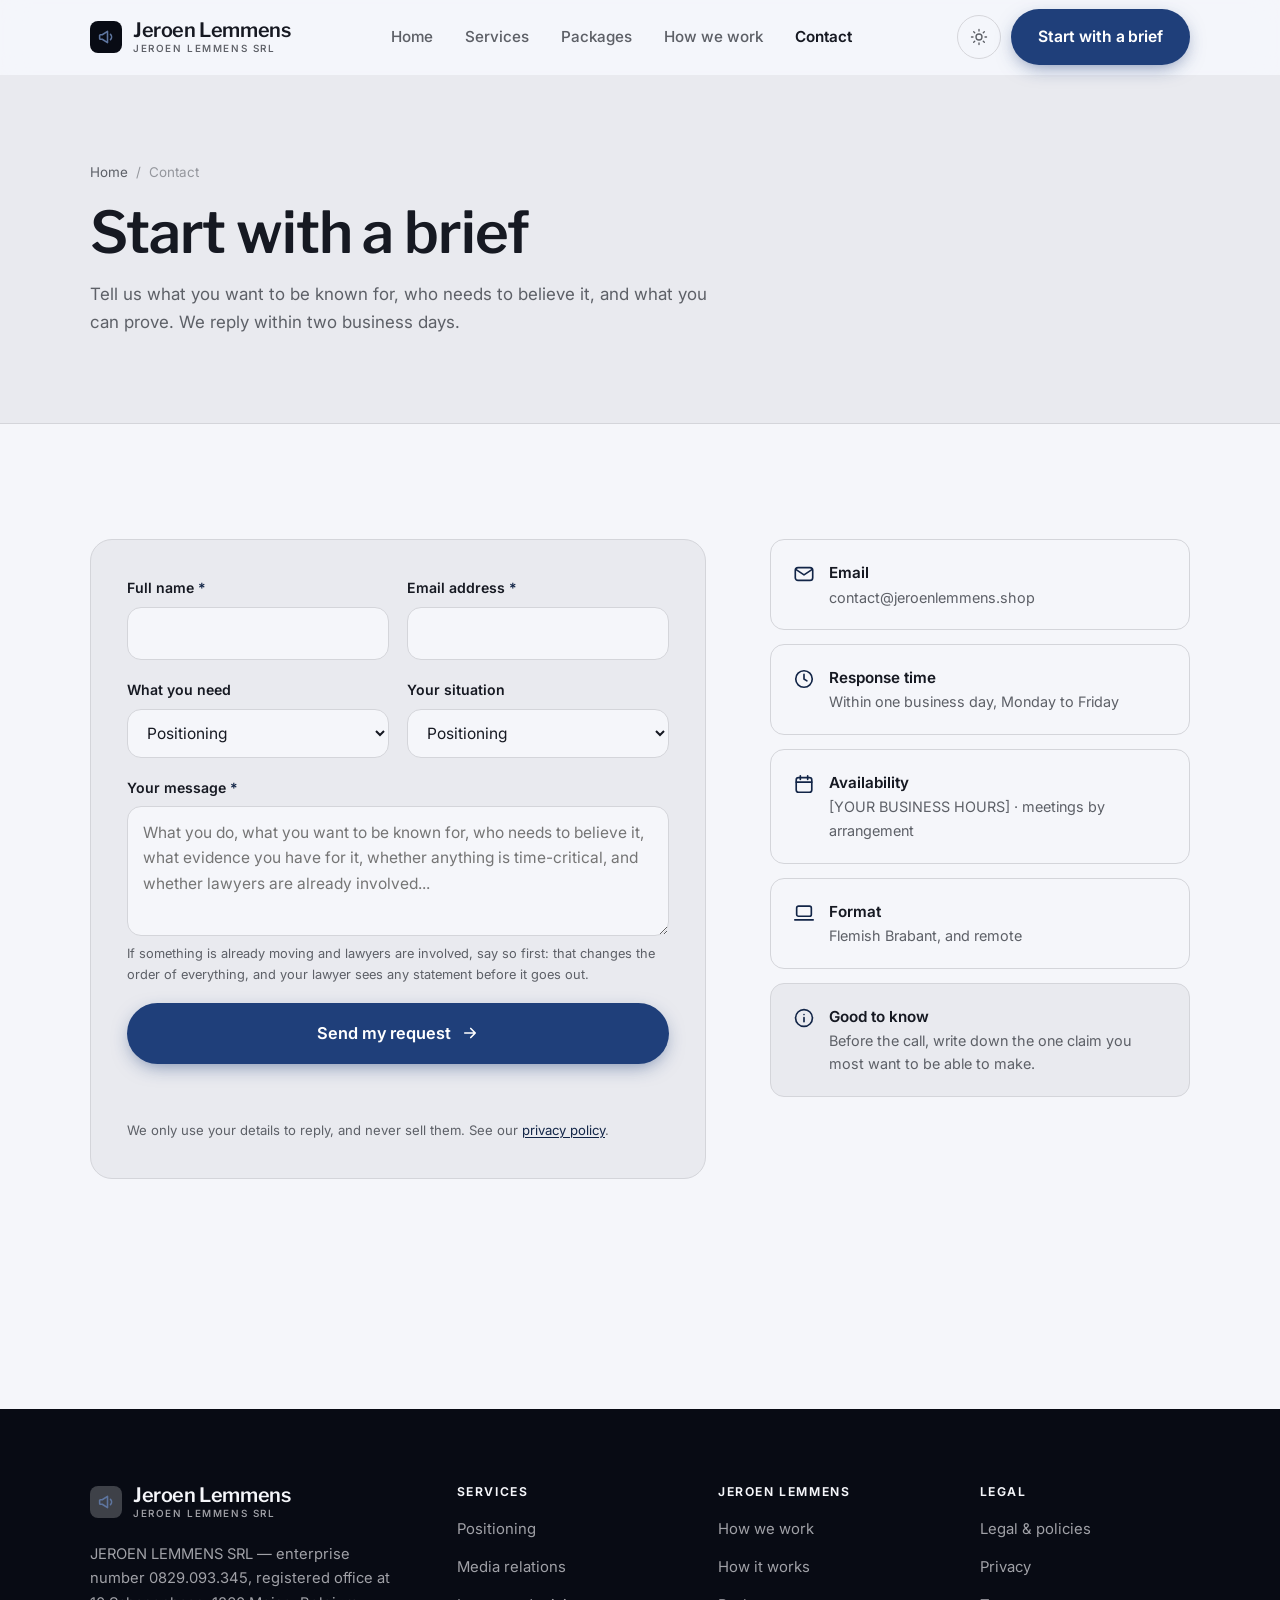
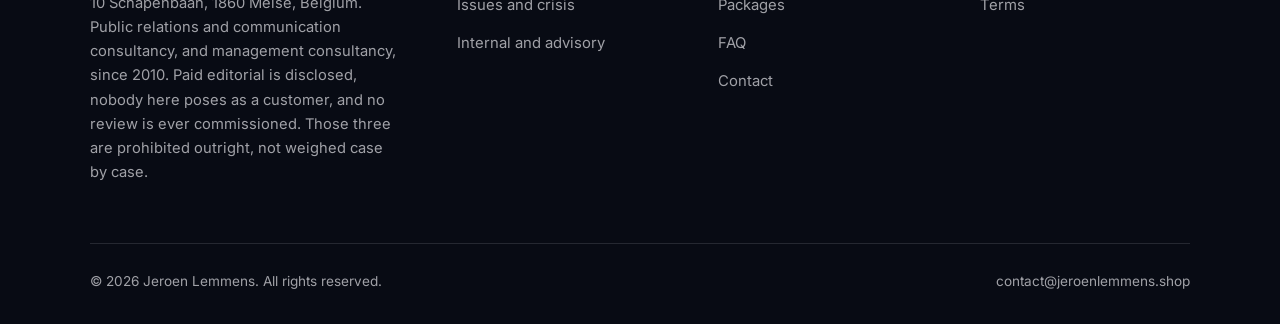
<file: contact.html>
<!DOCTYPE html>
<html lang="en" class="no-js">
<head>
<meta charset="utf-8">
<meta name="viewport" content="width=device-width, initial-scale=1">
<title>Contact — Jeroen Lemmens</title>
<meta name="description" content="Contact JEROEN LEMMENS SRL about positioning, media relations, a crisis or internal communication. We reply within two business days.">
<link rel="canonical" href="https://jeroenlemmens.shop/contact.html">

<meta property="og:type" content="website">
<meta property="og:url" content="https://jeroenlemmens.shop/contact.html">
<meta property="og:site_name" content="Jeroen Lemmens">
<meta property="og:locale" content="en_US">
<meta property="og:title" content="Contact — Jeroen Lemmens">
<meta property="og:description" content="Contact JEROEN LEMMENS SRL about positioning, media relations, a crisis or internal communication. We reply within two business days.">
<meta name="theme-color" content="#080b14">

<link rel="icon" href="assets/img/favicon.svg" type="image/svg+xml">
<link rel="preconnect" href="https://fonts.googleapis.com">
<link rel="preconnect" href="https://fonts.gstatic.com" crossorigin>
<link rel="stylesheet" href="https://fonts.googleapis.com/css2?family=Libre+Franklin:wght@400..700&family=Inter:wght@400..700&display=swap">
<link rel="stylesheet" href="assets/css/style.css">

<!-- Thème appliqué avant le premier rendu (évite le flash) -->
<script>
document.documentElement.classList.remove('no-js');
(function(){try{var t=localStorage.getItem('site-theme');if(t){document.documentElement.setAttribute('data-theme',t);}}catch(e){}})();
</script>
</head>

<body>
<a class="skip-link" href="#main">Skip to main content</a>

<header class="site-header">
  <nav class="wrap nav" aria-label="Main navigation">
    <a class="brand" href="index.html">
      <svg class="brand__mark" viewBox="0 0 64 64" aria-hidden="true">
        <rect class="bm-bg" width="64" height="64" rx="16"/>
        <g class="bm-ic" transform="translate(14 14) scale(1.5)" fill="none" stroke-width="2.1" stroke-linecap="round" stroke-linejoin="round"><path d="M3.5 10v4a1 1 0 0 0 1 1H7l7 4.5v-15L7 9H4.5a1 1 0 0 0-1 1zM18 8.5a5 5 0 0 1 0 7"/></g>
      </svg>
      <span>Jeroen Lemmens<span class="brand__sub">JEROEN LEMMENS SRL</span></span>
    </a>

    <ul class="nav__links" id="nav-links">
      <li><a href="index.html">Home</a></li>
      <li><a href="programs.html">Services</a></li>
      <li><a href="index.html#pricing">Packages</a></li>
      <li><a href="about.html">How we work</a></li>
      <li><a href="contact.html" aria-current="page">Contact</a></li>
      <li><a class="btn btn--primary" href="contact.html">Start with a brief</a></li>
    </ul>

    <div class="nav__cta">
      <button class="theme-toggle" type="button" aria-label="Switch to dark theme">
        <svg class="icon-sun" viewBox="0 0 24 24" fill="none" stroke="currentColor" stroke-width="1.8" stroke-linecap="round" aria-hidden="true"><circle cx="12" cy="12" r="4"/><path d="M12 2v2m0 16v2M2 12h2m16 0h2M4.9 4.9l1.4 1.4m11.4 11.4 1.4 1.4M19.1 4.9l-1.4 1.4M6.3 17.7l-1.4 1.4"/></svg>
        <svg class="icon-moon" viewBox="0 0 24 24" fill="none" stroke="currentColor" stroke-width="1.8" stroke-linecap="round" stroke-linejoin="round" aria-hidden="true"><path d="M21 12.8A9 9 0 1 1 11.2 3a7 7 0 0 0 9.8 9.8z"/></svg>
      </button>
      <a class="btn btn--primary" href="contact.html">Start with a brief</a>
      <button class="nav__toggle" type="button" aria-expanded="false" aria-controls="nav-links" aria-label="Open menu">
        <svg class="icon-open" viewBox="0 0 24 24" fill="none" stroke="currentColor" stroke-width="2" stroke-linecap="round" aria-hidden="true"><path d="M3 6h18M3 12h18M3 18h18"/></svg>
        <svg class="icon-close" viewBox="0 0 24 24" fill="none" stroke="currentColor" stroke-width="2" stroke-linecap="round" aria-hidden="true"><path d="M6 6l12 12M18 6L6 18"/></svg>
      </button>
    </div>
  </nav>
</header>

<main id="main">

<section class="page-head">
  <div class="wrap">
    <nav class="breadcrumb" aria-label="Breadcrumb">
      <a href="index.html">Home</a><span>/</span><span aria-current="page">Contact</span>
    </nav>
    <h1>Start with a brief</h1>
    <p>Tell us what you want to be known for, who needs to believe it, and what you can prove. We reply within two business days.</p>
  </div>
</section>

<section class="section wrap">
  <div class="form-layout">

    <!--
      FORM: the action attribute holds a placeholder id. Create a free form at
      https://formspree.io and replace VOTRE_ID_FORMSPREE. Until then, the button
      opens the visitor's email app with a pre-filled message to contact@jeroenlemmens.shop.
    -->
    <form class="form" id="contact-form" action="https://formspree.io/f/VOTRE_ID_FORMSPREE" method="POST"
          data-email="contact@jeroenlemmens.shop" data-subject="Communication enquiry"
          data-msg-mail="Your email app will open with the message ready to send." data-msg-sending="Sending…"
          data-msg-ok="Thanks! Your message is on its way. We reply within one business day." data-msg-err="Sending failed. Please email us directly at">
      <div class="form__row">
        <div class="field">
          <label for="nom">Full name <span class="req" aria-hidden="true">*</span></label>
          <input type="text" id="nom" name="nom" autocomplete="name" required>
        </div>
        <div class="field">
          <label for="email">Email address <span class="req" aria-hidden="true">*</span></label>
          <input type="email" id="email" name="email" autocomplete="email" required>
        </div>
      </div>

      <div class="form__row">
        <div class="field">
          <label for="programme">What you need</label>
          <select id="programme" name="programme">
            <option>Positioning</option>
            <option>Media relations</option>
            <option>Issues and crisis</option>
            <option>Internal and advisory</option>
            <option>Not sure yet</option>
          </select>
        </div>
        <div class="field">
          <label for="niveau">Your situation</label>
          <select id="niveau" name="niveau">
            <option>Positioning</option>
            <option>Media relations</option>
            <option>An issue or a crisis</option>
            <option>Internal communication</option>
          </select>
        </div>
      </div>

      <div class="field">
        <label for="message">Your message <span class="req" aria-hidden="true">*</span></label>
        <textarea id="message" name="message" required placeholder="What you do, what you want to be known for, who needs to believe it, what evidence you have for it, whether anything is time-critical, and whether lawyers are already involved..."></textarea>
        <span class="field__hint">If something is already moving and lawyers are involved, say so first: that changes the order of everything, and your lawyer sees any statement before it goes out.</span>
      </div>

      <!-- Bot trap: hidden from humans -->
      <div class="visually-hidden" aria-hidden="true">
        <label for="site-web">Leave this field empty</label>
        <input type="text" id="site-web" name="_gotcha" tabindex="-1" autocomplete="off">
      </div>

      <button class="btn btn--primary btn--lg" type="submit">Send my request <svg viewBox="0 0 24 24" fill="none" stroke="currentColor" stroke-width="2.2" stroke-linecap="round" stroke-linejoin="round" aria-hidden="true"><path d="M5 12h14M13 6l6 6-6 6"/></svg></button>

      <p id="form-status" class="form__status" role="status" aria-live="polite"></p>

      <p class="form__note">
        We only use your details to reply, and never sell them. See our <a href="legal.html#privacy">privacy policy</a>.
      </p>
    </form>

    <aside class="contact-aside">
      <div class="contact-card">
        <svg viewBox="0 0 24 24" fill="none" stroke="currentColor" stroke-width="1.8" stroke-linecap="round" stroke-linejoin="round" aria-hidden="true"><rect x="2.5" y="5" width="19" height="14" rx="3"/><path d="M3 7l9 6 9-6"/></svg>
        <div><b>Email</b><a href="mailto:contact@jeroenlemmens.shop">contact@jeroenlemmens.shop</a></div>
      </div>
      <div class="contact-card">
        <svg viewBox="0 0 24 24" fill="none" stroke="currentColor" stroke-width="1.8" stroke-linecap="round" stroke-linejoin="round" aria-hidden="true"><circle cx="12" cy="12" r="9"/><path d="M12 7v5l3.2 2"/></svg>
        <div><b>Response time</b><span>Within one business day, Monday to Friday</span></div>
      </div>
      <div class="contact-card">
        <svg viewBox="0 0 24 24" fill="none" stroke="currentColor" stroke-width="1.8" stroke-linecap="round" stroke-linejoin="round" aria-hidden="true"><rect x="3.5" y="5" width="17" height="16" rx="2.5"/><path d="M8 3v4M16 3v4M3.5 10h17"/></svg>
        <div><b>Availability</b><span>[YOUR BUSINESS HOURS] · meetings by arrangement</span></div>
      </div>
      <div class="contact-card">
        <svg viewBox="0 0 24 24" fill="none" stroke="currentColor" stroke-width="1.8" stroke-linecap="round" stroke-linejoin="round" aria-hidden="true"><rect x="4" y="4.5" width="16" height="11" rx="2"/><path d="M2 19.5h20"/></svg>
        <div><b>Format</b><span>Flemish Brabant, and remote</span></div>
      </div>
      <div class="contact-card contact-card--soft">
        <svg viewBox="0 0 24 24" fill="none" stroke="currentColor" stroke-width="1.8" stroke-linecap="round" stroke-linejoin="round" aria-hidden="true"><circle cx="12" cy="12" r="9.2"/><path d="M12 16v-4.5M12 8.2v.1"/></svg>
        <div><b>Good to know</b><span>Before the call, write down the one claim you most want to be able to make.</span></div>
      </div>
    </aside>

  </div>
</section>

</main>

<footer class="site-footer">
  <div class="wrap">
    <div class="footer__grid">
      <div class="footer__brand">
        <a class="brand" href="index.html">
          <svg class="brand__mark" viewBox="0 0 64 64" aria-hidden="true">
        <rect class="bm-bg" width="64" height="64" rx="16"/>
        <g class="bm-ic" transform="translate(14 14) scale(1.5)" fill="none" stroke-width="2.1" stroke-linecap="round" stroke-linejoin="round"><path d="M3.5 10v4a1 1 0 0 0 1 1H7l7 4.5v-15L7 9H4.5a1 1 0 0 0-1 1zM18 8.5a5 5 0 0 1 0 7"/></g>
      </svg>
          <span>Jeroen Lemmens<span class="brand__sub">JEROEN LEMMENS SRL</span></span>
        </a>
        <p>JEROEN LEMMENS SRL — enterprise number 0829.093.345, registered office at 10 Schapenbaan, 1860 Meise, Belgium. Public relations and communication consultancy, and management consultancy, since 2010. Paid editorial is disclosed, nobody here poses as a customer, and no review is ever commissioned. Those three are prohibited outright, not weighed case by case.</p>
      </div>

      <div class="footer__col">
        <h4>Services</h4>
        <ul>
          <li><a href="programs.html#positioning">Positioning</a></li>
          <li><a href="programs.html#media">Media relations</a></li>
          <li><a href="programs.html#issues">Issues and crisis</a></li>
          <li><a href="programs.html#internal">Internal and advisory</a></li>
        </ul>
      </div>

      <div class="footer__col">
        <h4>Jeroen Lemmens</h4>
        <ul>
          <li><a href="about.html">How we work</a></li>
          <li><a href="index.html#how-it-works">How it works</a></li>
          <li><a href="index.html#pricing">Packages</a></li>
          <li><a href="index.html#faq">FAQ</a></li>
          <li><a href="contact.html">Contact</a></li>
        </ul>
      </div>

      <div class="footer__col">
        <h4>Legal</h4>
        <ul>
          <li><a href="legal.html">Legal &amp; policies</a></li>
          <li><a href="legal.html#privacy">Privacy</a></li>
          <li><a href="legal.html#terms">Terms</a></li>
        </ul>
      </div>
    </div>

    <div class="footer__bottom">
      <p>© <span data-year>2026</span> Jeroen Lemmens. All rights reserved.</p>
      <p><a href="mailto:contact@jeroenlemmens.shop">contact@jeroenlemmens.shop</a></p>
    </div>
  </div>
</footer>

<script src="assets/js/main.js" defer></script>
</body>
</html>
</file>
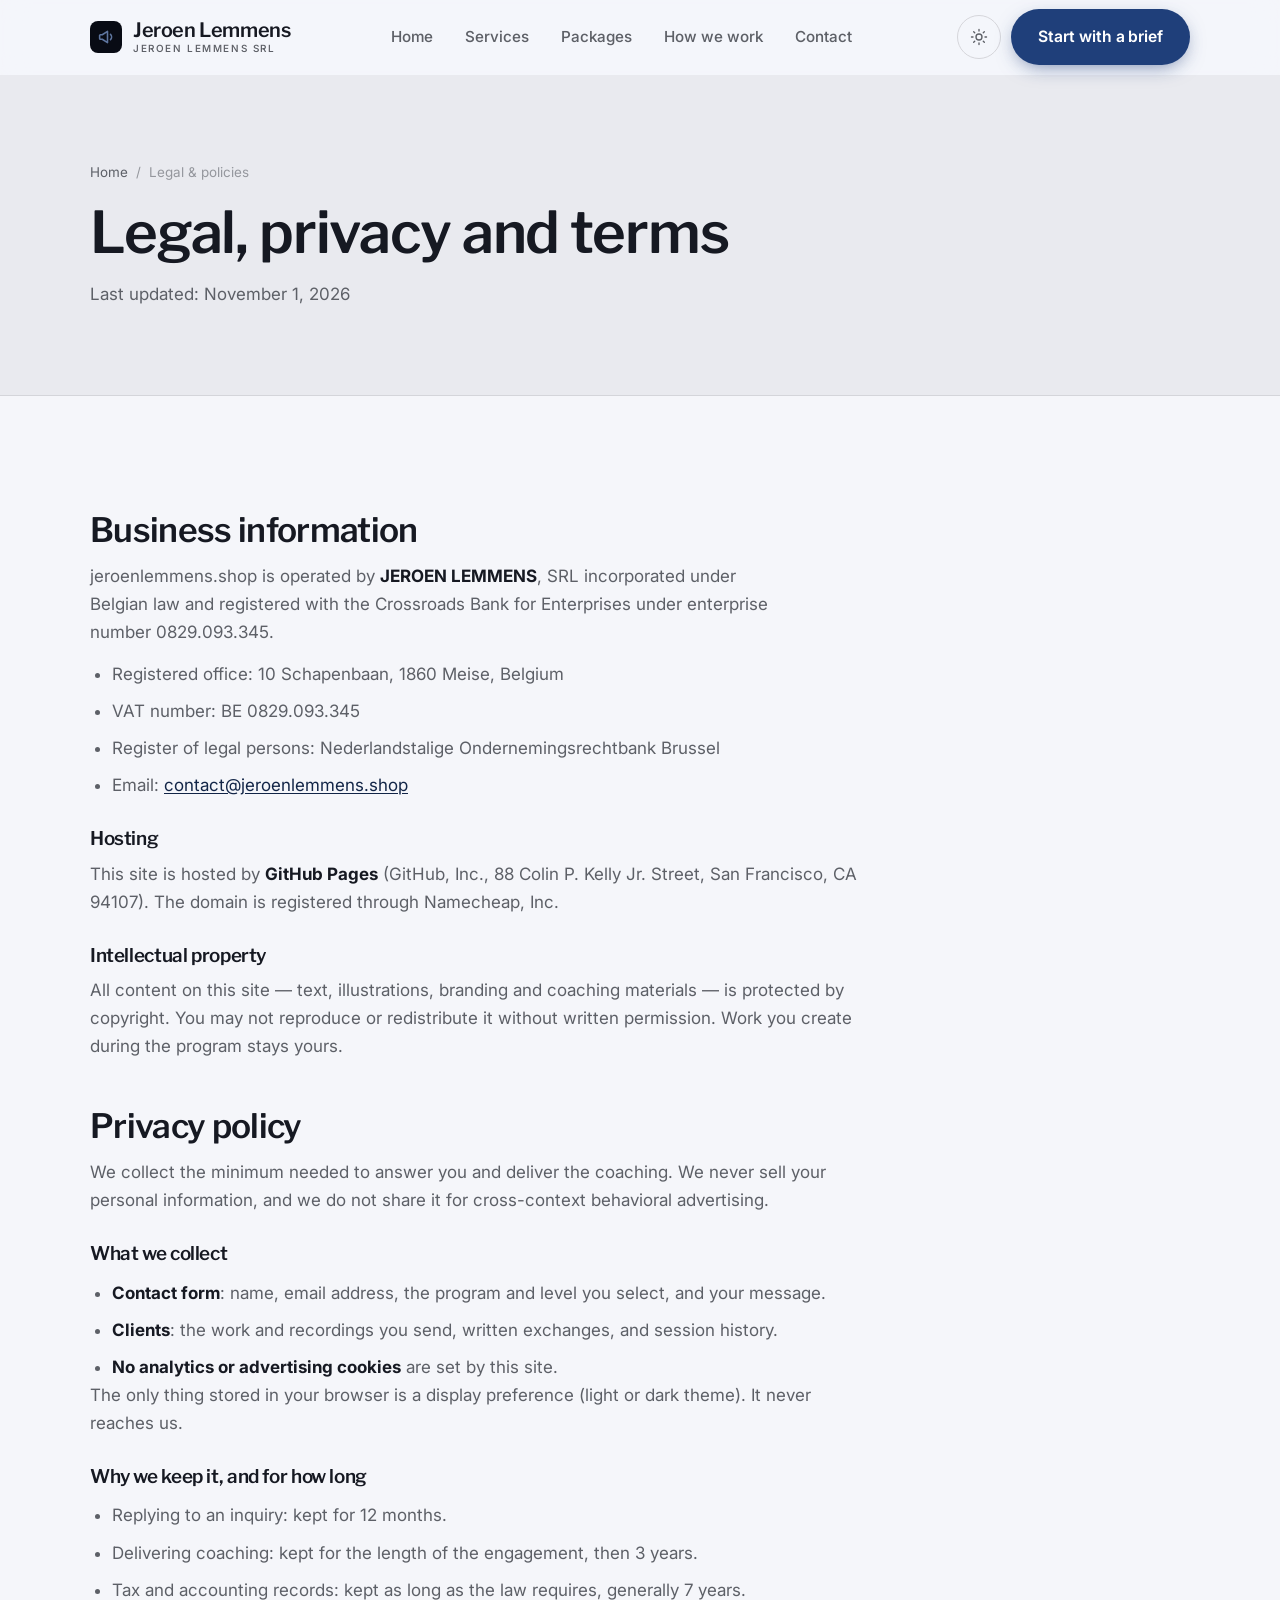
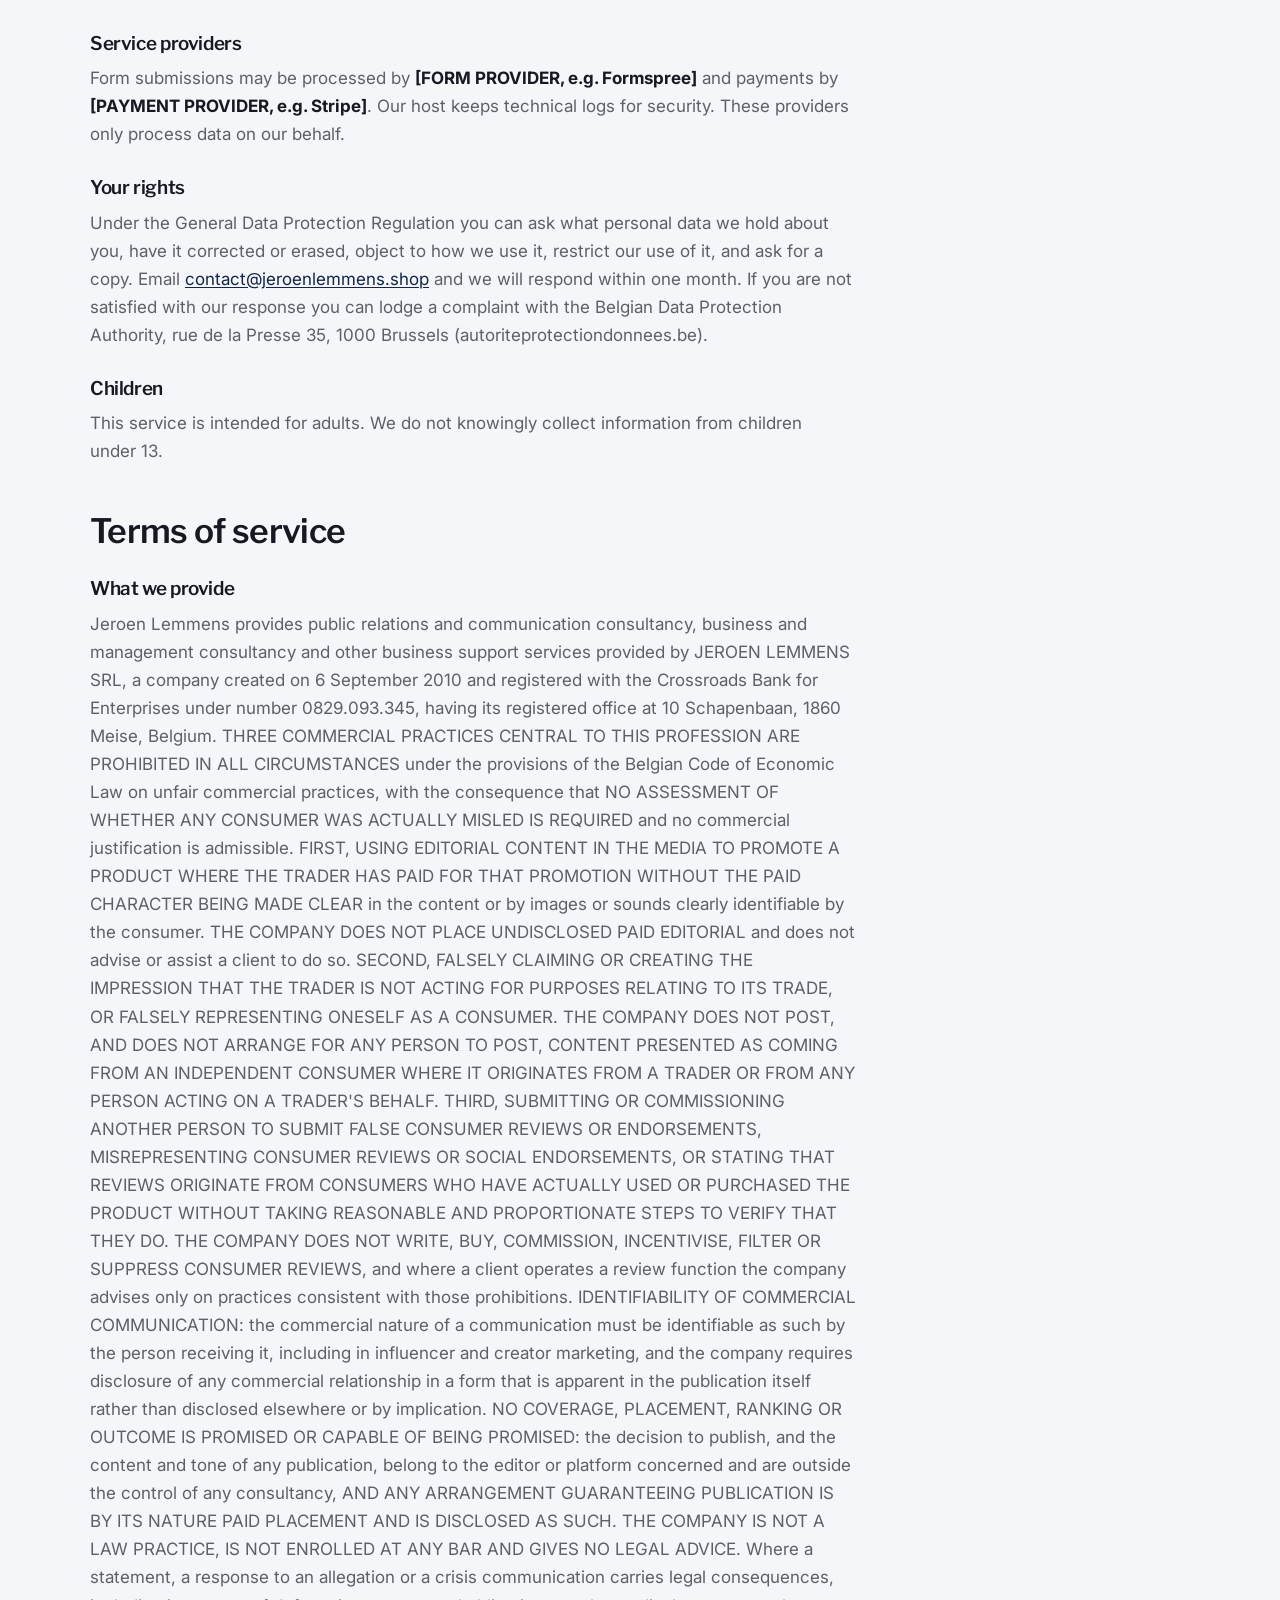
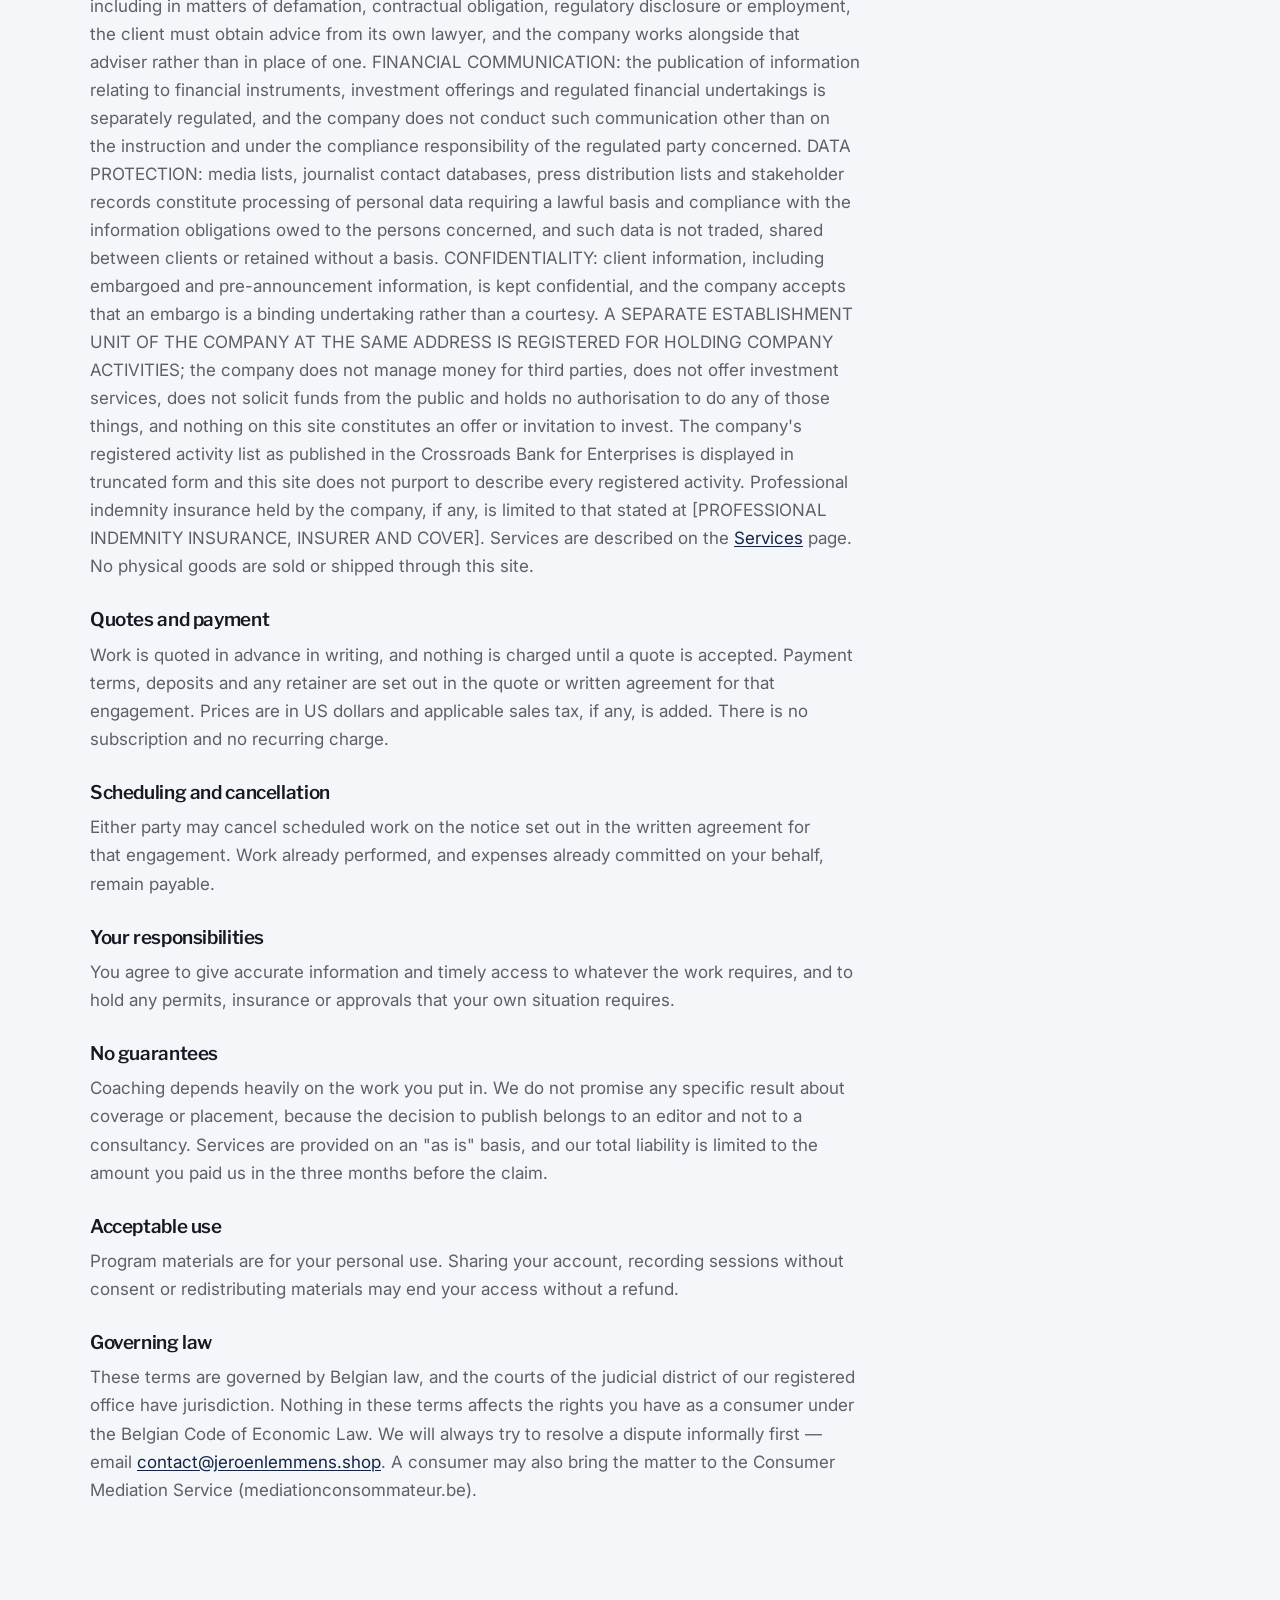
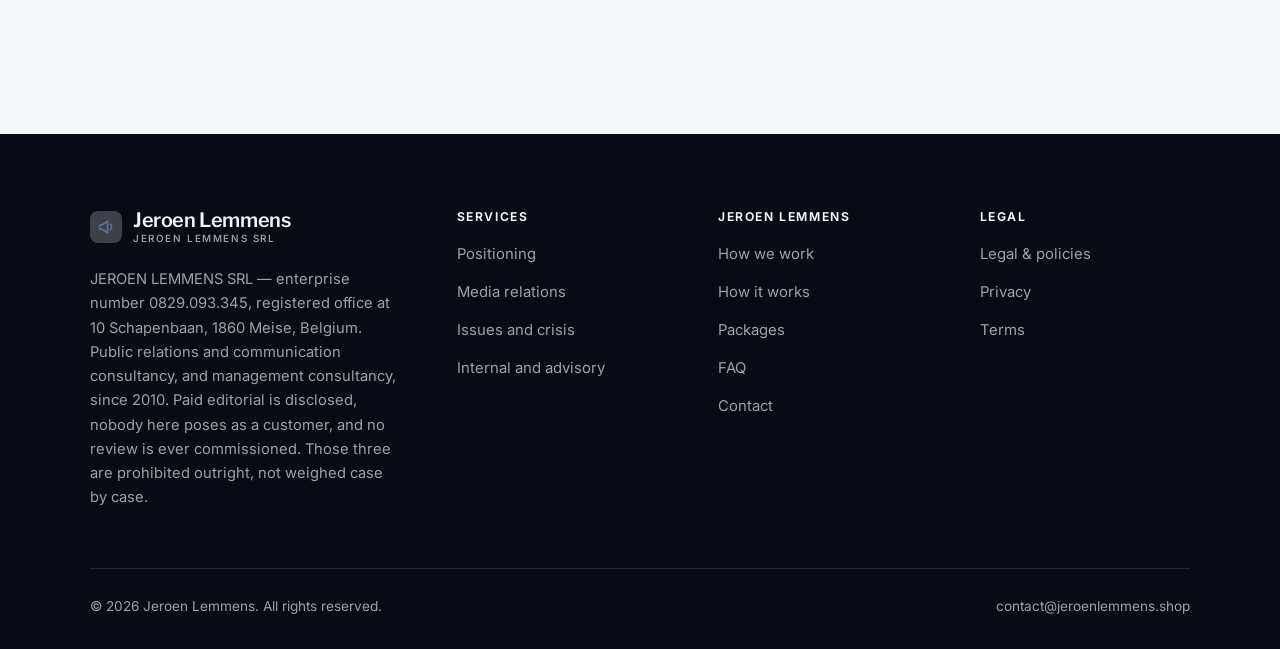
<file: legal.html>
<!DOCTYPE html>
<html lang="en" class="no-js">
<head>
<meta charset="utf-8">
<meta name="viewport" content="width=device-width, initial-scale=1">
<title>Legal, privacy and terms — Jeroen Lemmens</title>
<meta name="description" content="Business information, privacy policy and terms of service for Jeroen Lemmens.">
<meta name="robots" content="noindex">

<meta property="og:type" content="website">
<meta property="og:url" content="https://jeroenlemmens.shop/legal.html">
<meta property="og:site_name" content="Jeroen Lemmens">
<meta property="og:locale" content="en_US">
<meta property="og:title" content="Legal, privacy and terms — Jeroen Lemmens">
<meta property="og:description" content="Business information, privacy policy and terms of service for Jeroen Lemmens.">
<meta name="theme-color" content="#080b14">

<link rel="icon" href="assets/img/favicon.svg" type="image/svg+xml">
<link rel="preconnect" href="https://fonts.googleapis.com">
<link rel="preconnect" href="https://fonts.gstatic.com" crossorigin>
<link rel="stylesheet" href="https://fonts.googleapis.com/css2?family=Libre+Franklin:wght@400..700&family=Inter:wght@400..700&display=swap">
<link rel="stylesheet" href="assets/css/style.css">

<!-- Thème appliqué avant le premier rendu (évite le flash) -->
<script>
document.documentElement.classList.remove('no-js');
(function(){try{var t=localStorage.getItem('site-theme');if(t){document.documentElement.setAttribute('data-theme',t);}}catch(e){}})();
</script>
</head>

<body>
<a class="skip-link" href="#main">Skip to main content</a>

<header class="site-header">
  <nav class="wrap nav" aria-label="Main navigation">
    <a class="brand" href="index.html">
      <svg class="brand__mark" viewBox="0 0 64 64" aria-hidden="true">
        <rect class="bm-bg" width="64" height="64" rx="16"/>
        <g class="bm-ic" transform="translate(14 14) scale(1.5)" fill="none" stroke-width="2.1" stroke-linecap="round" stroke-linejoin="round"><path d="M3.5 10v4a1 1 0 0 0 1 1H7l7 4.5v-15L7 9H4.5a1 1 0 0 0-1 1zM18 8.5a5 5 0 0 1 0 7"/></g>
      </svg>
      <span>Jeroen Lemmens<span class="brand__sub">JEROEN LEMMENS SRL</span></span>
    </a>

    <ul class="nav__links" id="nav-links">
      <li><a href="index.html">Home</a></li>
      <li><a href="programs.html">Services</a></li>
      <li><a href="index.html#pricing">Packages</a></li>
      <li><a href="about.html">How we work</a></li>
      <li><a href="contact.html">Contact</a></li>
      <li><a class="btn btn--primary" href="contact.html">Start with a brief</a></li>
    </ul>

    <div class="nav__cta">
      <button class="theme-toggle" type="button" aria-label="Switch to dark theme">
        <svg class="icon-sun" viewBox="0 0 24 24" fill="none" stroke="currentColor" stroke-width="1.8" stroke-linecap="round" aria-hidden="true"><circle cx="12" cy="12" r="4"/><path d="M12 2v2m0 16v2M2 12h2m16 0h2M4.9 4.9l1.4 1.4m11.4 11.4 1.4 1.4M19.1 4.9l-1.4 1.4M6.3 17.7l-1.4 1.4"/></svg>
        <svg class="icon-moon" viewBox="0 0 24 24" fill="none" stroke="currentColor" stroke-width="1.8" stroke-linecap="round" stroke-linejoin="round" aria-hidden="true"><path d="M21 12.8A9 9 0 1 1 11.2 3a7 7 0 0 0 9.8 9.8z"/></svg>
      </button>
      <a class="btn btn--primary" href="contact.html">Start with a brief</a>
      <button class="nav__toggle" type="button" aria-expanded="false" aria-controls="nav-links" aria-label="Open menu">
        <svg class="icon-open" viewBox="0 0 24 24" fill="none" stroke="currentColor" stroke-width="2" stroke-linecap="round" aria-hidden="true"><path d="M3 6h18M3 12h18M3 18h18"/></svg>
        <svg class="icon-close" viewBox="0 0 24 24" fill="none" stroke="currentColor" stroke-width="2" stroke-linecap="round" aria-hidden="true"><path d="M6 6l12 12M18 6L6 18"/></svg>
      </button>
    </div>
  </nav>
</header>

<main id="main">

<section class="page-head">
  <div class="wrap">
    <nav class="breadcrumb" aria-label="Breadcrumb">
      <a href="index.html">Home</a><span>/</span><span aria-current="page">Legal &amp; policies</span>
    </nav>
    <h1>Legal, privacy and terms</h1>
    <p>Last updated: <time datetime="2026-11-01">November 1, 2026</time></p>
  </div>
</section>

<section class="section wrap">
  <div class="prose">

    <!--
      TO DO: this is a skeleton, not legal advice. Replace every [BRACKET] with
      your real details before selling, and have a lawyer review it if you can.
      Consumer protection rules differ by state.
    -->

    <h2 id="business">Business information</h2>
    <p>
      jeroenlemmens.shop is operated by <strong>JEROEN LEMMENS</strong>,
      SRL incorporated under Belgian law and registered with the
      Crossroads Bank for Enterprises under enterprise number 0829.093.345.
    </p>
    <ul>
      <li>Registered office: 10 Schapenbaan, 1860 Meise, Belgium</li>
      <li>VAT number: BE 0829.093.345</li>
      <li>Register of legal persons: Nederlandstalige Ondernemingsrechtbank Brussel</li>
      <li>Email: <a href="mailto:contact@jeroenlemmens.shop">contact@jeroenlemmens.shop</a></li>
    </ul>

    <h3>Hosting</h3>
    <p>
      This site is hosted by <strong>GitHub Pages</strong> (GitHub, Inc., 88 Colin P. Kelly Jr. Street,
      San Francisco, CA 94107). The domain is registered through Namecheap, Inc.
    </p>

    <h3>Intellectual property</h3>
    <p>
      All content on this site — text, illustrations, branding and coaching materials — is protected by
      copyright. You may not reproduce or redistribute it without written permission. Work you create during
      the program stays yours.
    </p>

    <h2 id="privacy">Privacy policy</h2>
    <p>
      We collect the minimum needed to answer you and deliver the coaching. We never sell your personal
      information, and we do not share it for cross-context behavioral advertising.
    </p>
    <h3>What we collect</h3>
    <ul>
      <li><strong>Contact form</strong>: name, email address, the program and level you select, and your message.</li>
      <li><strong>Clients</strong>: the work and recordings you send, written exchanges, and session history.</li>
      <li><strong>No analytics or advertising cookies</strong> are set by this site.</li>
    </ul>
    <p>
      The only thing stored in your browser is a display preference (light or dark theme). It never reaches us.
    </p>
    <h3>Why we keep it, and for how long</h3>
    <ul>
      <li>Replying to an inquiry: kept for 12 months.</li>
      <li>Delivering coaching: kept for the length of the engagement, then 3 years.</li>
      <li>Tax and accounting records: kept as long as the law requires, generally 7 years.</li>
    </ul>
    <h3>Service providers</h3>
    <p>
      Form submissions may be processed by <strong>[FORM PROVIDER, e.g. Formspree]</strong> and payments by
      <strong>[PAYMENT PROVIDER, e.g. Stripe]</strong>. Our host keeps technical logs for security. These
      providers only process data on our behalf.
    </p>
    <h3>Your rights</h3>
    <p>
      Under the General Data Protection Regulation you can ask what personal data we hold about you,
      have it corrected or erased, object to how we use it, restrict our use of it, and ask for a copy.
      Email <a href="mailto:contact@jeroenlemmens.shop">contact@jeroenlemmens.shop</a> and we will respond within one month. If you are not
      satisfied with our response you can lodge a complaint with the Belgian Data Protection Authority,
      rue de la Presse 35, 1000 Brussels (autoriteprotectiondonnees.be).
    </p>
    <h3>Children</h3>
    <p>
      This service is intended for adults. We do not knowingly collect information from children under 13.
    </p>

    <h2 id="terms">Terms of service</h2>
    <h3>What we provide</h3>
    <p>
      Jeroen Lemmens provides public relations and communication consultancy, business and management consultancy and other business support services provided by JEROEN LEMMENS SRL, a company created on 6 September 2010 and registered with the Crossroads Bank for Enterprises under number 0829.093.345, having its registered office at 10 Schapenbaan, 1860 Meise, Belgium. THREE COMMERCIAL PRACTICES CENTRAL TO THIS PROFESSION ARE PROHIBITED IN ALL CIRCUMSTANCES under the provisions of the Belgian Code of Economic Law on unfair commercial practices, with the consequence that NO ASSESSMENT OF WHETHER ANY CONSUMER WAS ACTUALLY MISLED IS REQUIRED and no commercial justification is admissible. FIRST, USING EDITORIAL CONTENT IN THE MEDIA TO PROMOTE A PRODUCT WHERE THE TRADER HAS PAID FOR THAT PROMOTION WITHOUT THE PAID CHARACTER BEING MADE CLEAR in the content or by images or sounds clearly identifiable by the consumer. THE COMPANY DOES NOT PLACE UNDISCLOSED PAID EDITORIAL and does not advise or assist a client to do so. SECOND, FALSELY CLAIMING OR CREATING THE IMPRESSION THAT THE TRADER IS NOT ACTING FOR PURPOSES RELATING TO ITS TRADE, OR FALSELY REPRESENTING ONESELF AS A CONSUMER. THE COMPANY DOES NOT POST, AND DOES NOT ARRANGE FOR ANY PERSON TO POST, CONTENT PRESENTED AS COMING FROM AN INDEPENDENT CONSUMER WHERE IT ORIGINATES FROM A TRADER OR FROM ANY PERSON ACTING ON A TRADER'S BEHALF. THIRD, SUBMITTING OR COMMISSIONING ANOTHER PERSON TO SUBMIT FALSE CONSUMER REVIEWS OR ENDORSEMENTS, MISREPRESENTING CONSUMER REVIEWS OR SOCIAL ENDORSEMENTS, OR STATING THAT REVIEWS ORIGINATE FROM CONSUMERS WHO HAVE ACTUALLY USED OR PURCHASED THE PRODUCT WITHOUT TAKING REASONABLE AND PROPORTIONATE STEPS TO VERIFY THAT THEY DO. THE COMPANY DOES NOT WRITE, BUY, COMMISSION, INCENTIVISE, FILTER OR SUPPRESS CONSUMER REVIEWS, and where a client operates a review function the company advises only on practices consistent with those prohibitions. IDENTIFIABILITY OF COMMERCIAL COMMUNICATION: the commercial nature of a communication must be identifiable as such by the person receiving it, including in influencer and creator marketing, and the company requires disclosure of any commercial relationship in a form that is apparent in the publication itself rather than disclosed elsewhere or by implication. NO COVERAGE, PLACEMENT, RANKING OR OUTCOME IS PROMISED OR CAPABLE OF BEING PROMISED: the decision to publish, and the content and tone of any publication, belong to the editor or platform concerned and are outside the control of any consultancy, AND ANY ARRANGEMENT GUARANTEEING PUBLICATION IS BY ITS NATURE PAID PLACEMENT AND IS DISCLOSED AS SUCH. THE COMPANY IS NOT A LAW PRACTICE, IS NOT ENROLLED AT ANY BAR AND GIVES NO LEGAL ADVICE. Where a statement, a response to an allegation or a crisis communication carries legal consequences, including in matters of defamation, contractual obligation, regulatory disclosure or employment, the client must obtain advice from its own lawyer, and the company works alongside that adviser rather than in place of one. FINANCIAL COMMUNICATION: the publication of information relating to financial instruments, investment offerings and regulated financial undertakings is separately regulated, and the company does not conduct such communication other than on the instruction and under the compliance responsibility of the regulated party concerned. DATA PROTECTION: media lists, journalist contact databases, press distribution lists and stakeholder records constitute processing of personal data requiring a lawful basis and compliance with the information obligations owed to the persons concerned, and such data is not traded, shared between clients or retained without a basis. CONFIDENTIALITY: client information, including embargoed and pre-announcement information, is kept confidential, and the company accepts that an embargo is a binding undertaking rather than a courtesy. A SEPARATE ESTABLISHMENT UNIT OF THE COMPANY AT THE SAME ADDRESS IS REGISTERED FOR HOLDING COMPANY ACTIVITIES; the company does not manage money for third parties, does not offer investment services, does not solicit funds from the public and holds no authorisation to do any of those things, and nothing on this site constitutes an offer or invitation to invest. The company's registered activity list as published in the Crossroads Bank for Enterprises is displayed in truncated form and this site does not purport to describe every registered activity. Professional indemnity insurance held by the company, if any, is limited to that stated at [PROFESSIONAL INDEMNITY INSURANCE, INSURER AND COVER]. Services are described on the
      <a href="programs.html">Services</a> page. No physical goods are sold or shipped through this site.
    </p>
    <h3>Quotes and payment</h3>
    <p>
      Work is quoted in advance in writing, and nothing is charged until a quote is accepted. Payment terms,
      deposits and any retainer are set out in the quote or written agreement for that engagement. Prices are in
      US dollars and applicable sales tax, if any, is added. There is no subscription and no recurring charge.
    </p>
    <h3>Scheduling and cancellation</h3>
    <p>
      Either party may cancel scheduled work on the notice set out in the written agreement for that engagement.
      Work already performed, and expenses already committed on your behalf, remain payable.
    </p>
    <h3>Your responsibilities</h3>
    <p>
      You agree to give accurate information and timely access to whatever the work requires, and to hold any
      permits, insurance or approvals that your own situation requires.
    </p>

    <h3>No guarantees</h3>
    <p>
      Coaching depends heavily on the work you put in. We do not promise any specific result
      about coverage or placement, because the decision to publish belongs to an editor and not to a consultancy. Services are provided on an "as is" basis, and our total
      liability is limited to the amount you paid us in the three months before the claim.
    </p>
    <h3>Acceptable use</h3>
    <p>
      Program materials are for your personal use. Sharing your account, recording sessions without consent
      or redistributing materials may end your access without a refund.
    </p>
    <h3>Governing law</h3>
    <p>
      These terms are governed by Belgian law, and the courts of the judicial district of our
      registered office have jurisdiction. Nothing in these terms affects the rights you have as a
      consumer under the Belgian Code of Economic Law. We will always try to resolve a dispute
      informally first — email <a href="mailto:contact@jeroenlemmens.shop">contact@jeroenlemmens.shop</a>. A consumer may also bring the
      matter to the Consumer Mediation Service (mediationconsommateur.be).
    </p>

  </div>
</section>

</main>

<footer class="site-footer">
  <div class="wrap">
    <div class="footer__grid">
      <div class="footer__brand">
        <a class="brand" href="index.html">
          <svg class="brand__mark" viewBox="0 0 64 64" aria-hidden="true">
        <rect class="bm-bg" width="64" height="64" rx="16"/>
        <g class="bm-ic" transform="translate(14 14) scale(1.5)" fill="none" stroke-width="2.1" stroke-linecap="round" stroke-linejoin="round"><path d="M3.5 10v4a1 1 0 0 0 1 1H7l7 4.5v-15L7 9H4.5a1 1 0 0 0-1 1zM18 8.5a5 5 0 0 1 0 7"/></g>
      </svg>
          <span>Jeroen Lemmens<span class="brand__sub">JEROEN LEMMENS SRL</span></span>
        </a>
        <p>JEROEN LEMMENS SRL — enterprise number 0829.093.345, registered office at 10 Schapenbaan, 1860 Meise, Belgium. Public relations and communication consultancy, and management consultancy, since 2010. Paid editorial is disclosed, nobody here poses as a customer, and no review is ever commissioned. Those three are prohibited outright, not weighed case by case.</p>
      </div>

      <div class="footer__col">
        <h4>Services</h4>
        <ul>
          <li><a href="programs.html#positioning">Positioning</a></li>
          <li><a href="programs.html#media">Media relations</a></li>
          <li><a href="programs.html#issues">Issues and crisis</a></li>
          <li><a href="programs.html#internal">Internal and advisory</a></li>
        </ul>
      </div>

      <div class="footer__col">
        <h4>Jeroen Lemmens</h4>
        <ul>
          <li><a href="about.html">How we work</a></li>
          <li><a href="index.html#how-it-works">How it works</a></li>
          <li><a href="index.html#pricing">Packages</a></li>
          <li><a href="index.html#faq">FAQ</a></li>
          <li><a href="contact.html">Contact</a></li>
        </ul>
      </div>

      <div class="footer__col">
        <h4>Legal</h4>
        <ul>
          <li><a href="legal.html">Legal &amp; policies</a></li>
          <li><a href="legal.html#privacy">Privacy</a></li>
          <li><a href="legal.html#terms">Terms</a></li>
        </ul>
      </div>
    </div>

    <div class="footer__bottom">
      <p>© <span data-year>2026</span> Jeroen Lemmens. All rights reserved.</p>
      <p><a href="mailto:contact@jeroenlemmens.shop">contact@jeroenlemmens.shop</a></p>
    </div>
  </div>
</footer>

<script src="assets/js/main.js" defer></script>
</body>
</html>
</file>
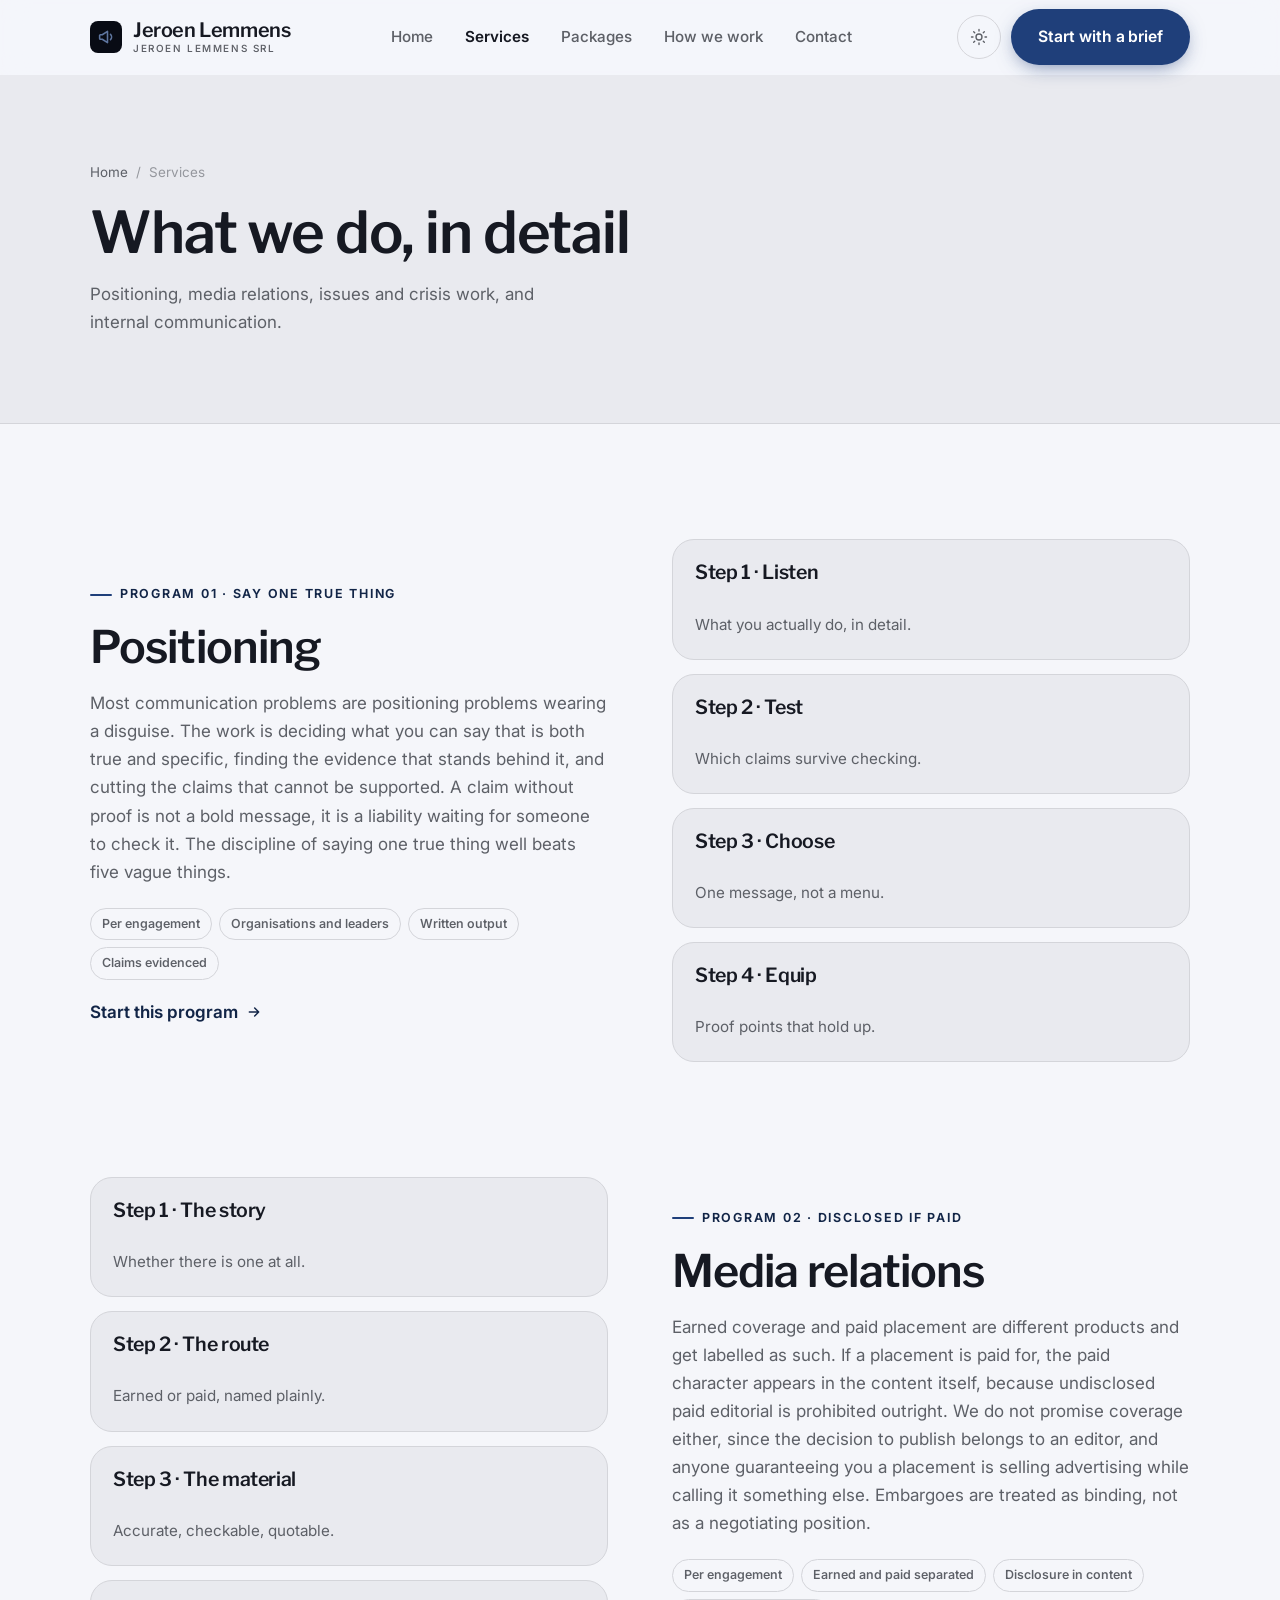
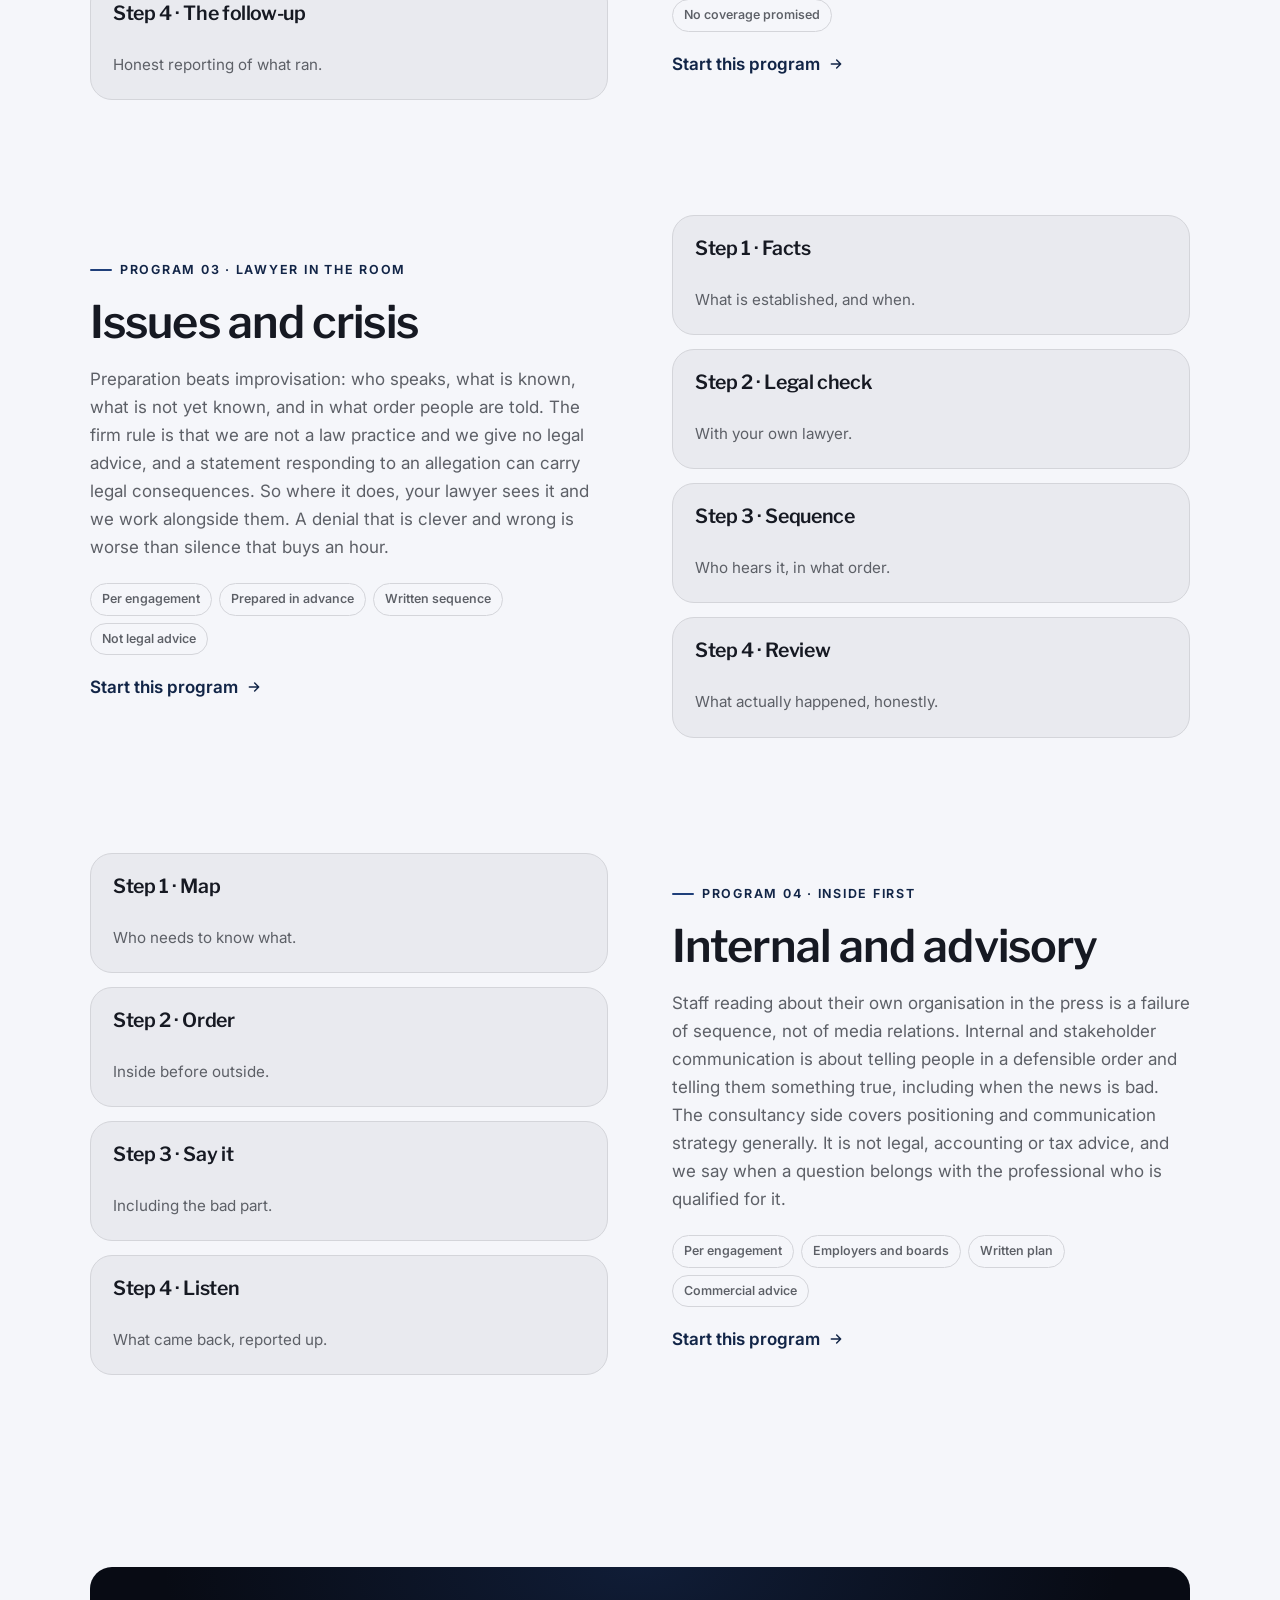
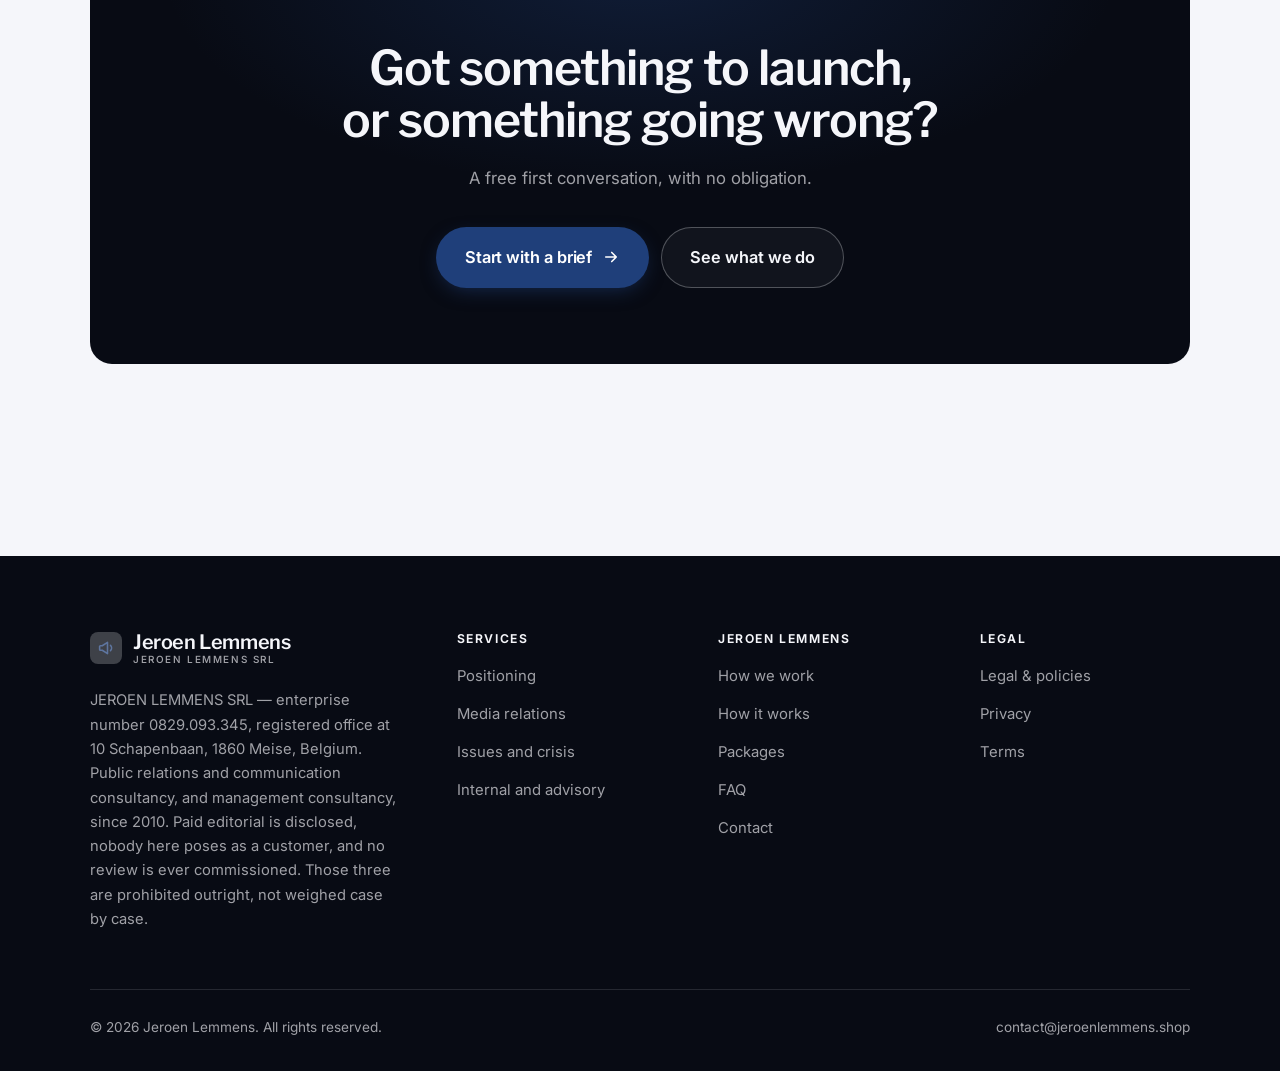
<file: programs.html>
<!DOCTYPE html>
<html lang="en" class="no-js">
<head>
<meta charset="utf-8">
<meta name="viewport" content="width=device-width, initial-scale=1">
<title>Services — Jeroen Lemmens</title>
<meta name="description" content="What JEROEN LEMMENS SRL does: positioning, media relations, issues and crisis communication, and internal and stakeholder communication.">
<link rel="canonical" href="https://jeroenlemmens.shop/programs.html">

<meta property="og:type" content="website">
<meta property="og:url" content="https://jeroenlemmens.shop/programs.html">
<meta property="og:site_name" content="Jeroen Lemmens">
<meta property="og:locale" content="en_US">
<meta property="og:title" content="Services — Jeroen Lemmens">
<meta property="og:description" content="What JEROEN LEMMENS SRL does: positioning, media relations, issues and crisis communication, and internal and stakeholder communication.">
<meta name="theme-color" content="#080b14">

<link rel="icon" href="assets/img/favicon.svg" type="image/svg+xml">
<link rel="preconnect" href="https://fonts.googleapis.com">
<link rel="preconnect" href="https://fonts.gstatic.com" crossorigin>
<link rel="stylesheet" href="https://fonts.googleapis.com/css2?family=Libre+Franklin:wght@400..700&family=Inter:wght@400..700&display=swap">
<link rel="stylesheet" href="assets/css/style.css">

<!-- Thème appliqué avant le premier rendu (évite le flash) -->
<script>
document.documentElement.classList.remove('no-js');
(function(){try{var t=localStorage.getItem('site-theme');if(t){document.documentElement.setAttribute('data-theme',t);}}catch(e){}})();
</script>
</head>

<body>
<a class="skip-link" href="#main">Skip to main content</a>

<header class="site-header">
  <nav class="wrap nav" aria-label="Main navigation">
    <a class="brand" href="index.html">
      <svg class="brand__mark" viewBox="0 0 64 64" aria-hidden="true">
        <rect class="bm-bg" width="64" height="64" rx="16"/>
        <g class="bm-ic" transform="translate(14 14) scale(1.5)" fill="none" stroke-width="2.1" stroke-linecap="round" stroke-linejoin="round"><path d="M3.5 10v4a1 1 0 0 0 1 1H7l7 4.5v-15L7 9H4.5a1 1 0 0 0-1 1zM18 8.5a5 5 0 0 1 0 7"/></g>
      </svg>
      <span>Jeroen Lemmens<span class="brand__sub">JEROEN LEMMENS SRL</span></span>
    </a>

    <ul class="nav__links" id="nav-links">
      <li><a href="index.html">Home</a></li>
      <li><a href="programs.html" aria-current="page">Services</a></li>
      <li><a href="index.html#pricing">Packages</a></li>
      <li><a href="about.html">How we work</a></li>
      <li><a href="contact.html">Contact</a></li>
      <li><a class="btn btn--primary" href="contact.html">Start with a brief</a></li>
    </ul>

    <div class="nav__cta">
      <button class="theme-toggle" type="button" aria-label="Switch to dark theme">
        <svg class="icon-sun" viewBox="0 0 24 24" fill="none" stroke="currentColor" stroke-width="1.8" stroke-linecap="round" aria-hidden="true"><circle cx="12" cy="12" r="4"/><path d="M12 2v2m0 16v2M2 12h2m16 0h2M4.9 4.9l1.4 1.4m11.4 11.4 1.4 1.4M19.1 4.9l-1.4 1.4M6.3 17.7l-1.4 1.4"/></svg>
        <svg class="icon-moon" viewBox="0 0 24 24" fill="none" stroke="currentColor" stroke-width="1.8" stroke-linecap="round" stroke-linejoin="round" aria-hidden="true"><path d="M21 12.8A9 9 0 1 1 11.2 3a7 7 0 0 0 9.8 9.8z"/></svg>
      </button>
      <a class="btn btn--primary" href="contact.html">Start with a brief</a>
      <button class="nav__toggle" type="button" aria-expanded="false" aria-controls="nav-links" aria-label="Open menu">
        <svg class="icon-open" viewBox="0 0 24 24" fill="none" stroke="currentColor" stroke-width="2" stroke-linecap="round" aria-hidden="true"><path d="M3 6h18M3 12h18M3 18h18"/></svg>
        <svg class="icon-close" viewBox="0 0 24 24" fill="none" stroke="currentColor" stroke-width="2" stroke-linecap="round" aria-hidden="true"><path d="M6 6l12 12M18 6L6 18"/></svg>
      </button>
    </div>
  </nav>
</header>

<main id="main">

<section class="page-head">
  <div class="wrap">
    <nav class="breadcrumb" aria-label="Breadcrumb">
      <a href="index.html">Home</a><span>/</span><span aria-current="page">Services</span>
    </nav>
    <h1>What we do, in detail</h1>
    <p>Positioning, media relations, issues and crisis work, and internal communication.</p>
  </div>
</section>

<section class="section wrap" id="positioning">
  <div class="split reveal">
    <div>
      <span class="eyebrow">Program 01 · Say one true thing</span>
      <h2>Positioning</h2>
      <p>Most communication problems are positioning problems wearing a disguise. The work is deciding what you can say that is both true and specific, finding the evidence that stands behind it, and cutting the claims that cannot be supported. A claim without proof is not a bold message, it is a liability waiting for someone to check it. The discipline of saying one true thing well beats five vague things.</p>
      <ul class="tags"><li>Per engagement</li><li>Organisations and leaders</li><li>Written output</li><li>Claims evidenced</li></ul>
      <p><a class="arrow-link" href="contact.html">Start this program <svg viewBox="0 0 24 24" fill="none" stroke="currentColor" stroke-width="2.2" stroke-linecap="round" stroke-linejoin="round" aria-hidden="true"><path d="M5 12h14M13 6l6 6-6 6"/></svg></a></p>
    </div>
    <div class="grid grid--2 grid--tight">
      <article class="card card--sm">
        <h3>Step 1 · Listen</h3>
        <p>What you actually do, in detail.</p>
      </article>
      <article class="card card--sm">
        <h3>Step 2 · Test</h3>
        <p>Which claims survive checking.</p>
      </article>
      <article class="card card--sm">
        <h3>Step 3 · Choose</h3>
        <p>One message, not a menu.</p>
      </article>
      <article class="card card--sm">
        <h3>Step 4 · Equip</h3>
        <p>Proof points that hold up.</p>
      </article>
    </div>
  </div>
</section>

<section class="section section--flush wrap" id="media">
  <div class="split reveal">
    <div class="grid grid--2 grid--tight">
      <article class="card card--sm">
        <h3>Step 1 · The story</h3>
        <p>Whether there is one at all.</p>
      </article>
      <article class="card card--sm">
        <h3>Step 2 · The route</h3>
        <p>Earned or paid, named plainly.</p>
      </article>
      <article class="card card--sm">
        <h3>Step 3 · The material</h3>
        <p>Accurate, checkable, quotable.</p>
      </article>
      <article class="card card--sm">
        <h3>Step 4 · The follow-up</h3>
        <p>Honest reporting of what ran.</p>
      </article>
    </div>
    <div>
      <span class="eyebrow">Program 02 · Disclosed if paid</span>
      <h2>Media relations</h2>
      <p>Earned coverage and paid placement are different products and get labelled as such. If a placement is paid for, the paid character appears in the content itself, because undisclosed paid editorial is prohibited outright. We do not promise coverage either, since the decision to publish belongs to an editor, and anyone guaranteeing you a placement is selling advertising while calling it something else. Embargoes are treated as binding, not as a negotiating position.</p>
      <ul class="tags"><li>Per engagement</li><li>Earned and paid separated</li><li>Disclosure in content</li><li>No coverage promised</li></ul>
      <p><a class="arrow-link" href="contact.html">Start this program <svg viewBox="0 0 24 24" fill="none" stroke="currentColor" stroke-width="2.2" stroke-linecap="round" stroke-linejoin="round" aria-hidden="true"><path d="M5 12h14M13 6l6 6-6 6"/></svg></a></p>
    </div>
  </div>
</section>

<section class="section section--flush wrap" id="issues">
  <div class="split reveal">
    <div>
      <span class="eyebrow">Program 03 · Lawyer in the room</span>
      <h2>Issues and crisis</h2>
      <p>Preparation beats improvisation: who speaks, what is known, what is not yet known, and in what order people are told. The firm rule is that we are not a law practice and we give no legal advice, and a statement responding to an allegation can carry legal consequences. So where it does, your lawyer sees it and we work alongside them. A denial that is clever and wrong is worse than silence that buys an hour.</p>
      <ul class="tags"><li>Per engagement</li><li>Prepared in advance</li><li>Written sequence</li><li>Not legal advice</li></ul>
      <p><a class="arrow-link" href="contact.html">Start this program <svg viewBox="0 0 24 24" fill="none" stroke="currentColor" stroke-width="2.2" stroke-linecap="round" stroke-linejoin="round" aria-hidden="true"><path d="M5 12h14M13 6l6 6-6 6"/></svg></a></p>
    </div>
    <div class="grid grid--2 grid--tight">
      <article class="card card--sm">
        <h3>Step 1 · Facts</h3>
        <p>What is established, and when.</p>
      </article>
      <article class="card card--sm">
        <h3>Step 2 · Legal check</h3>
        <p>With your own lawyer.</p>
      </article>
      <article class="card card--sm">
        <h3>Step 3 · Sequence</h3>
        <p>Who hears it, in what order.</p>
      </article>
      <article class="card card--sm">
        <h3>Step 4 · Review</h3>
        <p>What actually happened, honestly.</p>
      </article>
    </div>
  </div>
</section>

<section class="section section--flush wrap" id="internal">
  <div class="split reveal">
    <div class="grid grid--2 grid--tight">
      <article class="card card--sm">
        <h3>Step 1 · Map</h3>
        <p>Who needs to know what.</p>
      </article>
      <article class="card card--sm">
        <h3>Step 2 · Order</h3>
        <p>Inside before outside.</p>
      </article>
      <article class="card card--sm">
        <h3>Step 3 · Say it</h3>
        <p>Including the bad part.</p>
      </article>
      <article class="card card--sm">
        <h3>Step 4 · Listen</h3>
        <p>What came back, reported up.</p>
      </article>
    </div>
    <div>
      <span class="eyebrow">Program 04 · Inside first</span>
      <h2>Internal and advisory</h2>
      <p>Staff reading about their own organisation in the press is a failure of sequence, not of media relations. Internal and stakeholder communication is about telling people in a defensible order and telling them something true, including when the news is bad. The consultancy side covers positioning and communication strategy generally. It is not legal, accounting or tax advice, and we say when a question belongs with the professional who is qualified for it.</p>
      <ul class="tags"><li>Per engagement</li><li>Employers and boards</li><li>Written plan</li><li>Commercial advice</li></ul>
      <p><a class="arrow-link" href="contact.html">Start this program <svg viewBox="0 0 24 24" fill="none" stroke="currentColor" stroke-width="2.2" stroke-linecap="round" stroke-linejoin="round" aria-hidden="true"><path d="M5 12h14M13 6l6 6-6 6"/></svg></a></p>
    </div>
  </div>
</section>

<section class="wrap section--tight">
  <div class="cta-band reveal">
    <h2>Got something to launch, or something going wrong?</h2>
    <p>A free first conversation, with no obligation.</p>
    <div class="hero__actions">
      <a class="btn btn--primary btn--lg" href="contact.html">Start with a brief <svg viewBox="0 0 24 24" fill="none" stroke="currentColor" stroke-width="2.2" stroke-linecap="round" stroke-linejoin="round" aria-hidden="true"><path d="M5 12h14M13 6l6 6-6 6"/></svg></a>
      <a class="btn btn--on-dark btn--lg" href="programs.html">See what we do</a>
    </div>
  </div>
</section>

</main>

<footer class="site-footer">
  <div class="wrap">
    <div class="footer__grid">
      <div class="footer__brand">
        <a class="brand" href="index.html">
          <svg class="brand__mark" viewBox="0 0 64 64" aria-hidden="true">
        <rect class="bm-bg" width="64" height="64" rx="16"/>
        <g class="bm-ic" transform="translate(14 14) scale(1.5)" fill="none" stroke-width="2.1" stroke-linecap="round" stroke-linejoin="round"><path d="M3.5 10v4a1 1 0 0 0 1 1H7l7 4.5v-15L7 9H4.5a1 1 0 0 0-1 1zM18 8.5a5 5 0 0 1 0 7"/></g>
      </svg>
          <span>Jeroen Lemmens<span class="brand__sub">JEROEN LEMMENS SRL</span></span>
        </a>
        <p>JEROEN LEMMENS SRL — enterprise number 0829.093.345, registered office at 10 Schapenbaan, 1860 Meise, Belgium. Public relations and communication consultancy, and management consultancy, since 2010. Paid editorial is disclosed, nobody here poses as a customer, and no review is ever commissioned. Those three are prohibited outright, not weighed case by case.</p>
      </div>

      <div class="footer__col">
        <h4>Services</h4>
        <ul>
          <li><a href="programs.html#positioning">Positioning</a></li>
          <li><a href="programs.html#media">Media relations</a></li>
          <li><a href="programs.html#issues">Issues and crisis</a></li>
          <li><a href="programs.html#internal">Internal and advisory</a></li>
        </ul>
      </div>

      <div class="footer__col">
        <h4>Jeroen Lemmens</h4>
        <ul>
          <li><a href="about.html">How we work</a></li>
          <li><a href="index.html#how-it-works">How it works</a></li>
          <li><a href="index.html#pricing">Packages</a></li>
          <li><a href="index.html#faq">FAQ</a></li>
          <li><a href="contact.html">Contact</a></li>
        </ul>
      </div>

      <div class="footer__col">
        <h4>Legal</h4>
        <ul>
          <li><a href="legal.html">Legal &amp; policies</a></li>
          <li><a href="legal.html#privacy">Privacy</a></li>
          <li><a href="legal.html#terms">Terms</a></li>
        </ul>
      </div>
    </div>

    <div class="footer__bottom">
      <p>© <span data-year>2026</span> Jeroen Lemmens. All rights reserved.</p>
      <p><a href="mailto:contact@jeroenlemmens.shop">contact@jeroenlemmens.shop</a></p>
    </div>
  </div>
</footer>

<script src="assets/js/main.js" defer></script>
</body>
</html>
</file>
<file: assets/css/style.css>
/* Jeroen Lemmens — couleurs et polices de la marque.
   Modifier ces valeurs suffit à changer l'identité visuelle de tout le site. */
:root {
  --c-accent:    #1f3f7a;
  --c-on-accent: #ffffff;
  --c-ink:       #080b14;
  --c-paper:     #f5f6fa;

  --accent-ink-light: color-mix(in srgb, var(--c-accent) 58%, black);
  --accent-on-dark:   color-mix(in srgb, var(--c-accent) 72%, white);

  --font-display: "Libre Franklin", system-ui, -apple-system, "Segoe UI", sans-serif;
  --font-body: "Inter", system-ui, -apple-system, "Segoe UI", sans-serif;
  --display-weight: 600;
  --display-tracking: -.02em;
}

/* ==========================================================================
   Feuille de style commune aux sites de coaching
   Les couleurs de marque (--c-accent, --c-on-accent, --c-ink, --c-paper) et
   les polices sont définies juste au-dessus, par site. Tout le reste en dérive.
   ========================================================================== */

/* --------------------------------------------------------------------------
   1. Tokens dérivés
   -------------------------------------------------------------------------- */

:root {
  /* Thème clair */
  --paper:      var(--c-paper);
  --paper-2:    color-mix(in srgb, var(--c-paper) 95%, var(--c-ink));
  --paper-3:    color-mix(in srgb, var(--c-paper) 89%, var(--c-ink));
  --line:       color-mix(in srgb, var(--c-paper) 86%, var(--c-ink));
  --text:       color-mix(in srgb, var(--c-ink) 94%, var(--c-paper));
  --muted:      color-mix(in srgb, var(--c-ink) 64%, var(--c-paper));
  --accent:     var(--c-accent);
  --accent-600: color-mix(in srgb, var(--c-accent) 86%, black);
  --accent-ink: var(--accent-ink-light);
  --on-accent:  var(--c-on-accent);
  --ink:        var(--c-ink);
  --ink-soft:   color-mix(in srgb, var(--c-ink) 90%, white);
  --on-ink:     var(--c-paper);
  --on-ink-mut: color-mix(in srgb, var(--c-paper) 64%, var(--c-ink));
  --brand-bg:   var(--c-ink);

  /* Rayons */
  --r-sm: 8px;
  --r-md: 14px;
  --r-lg: 22px;
  --r-full: 999px;

  /* Ombres */
  --sh-1: 0 1px 2px rgba(0, 0, 0, .05), 0 2px 8px rgba(0, 0, 0, .04);
  --sh-2: 0 2px 4px rgba(0, 0, 0, .05), 0 12px 32px rgba(0, 0, 0, .09);
  --sh-3: 0 4px 8px rgba(0, 0, 0, .06), 0 24px 56px rgba(0, 0, 0, .14);

  /* Rythme */
  --gutter: clamp(16px, 4vw, 40px);
  --maxw: 1180px;
  --section-y: clamp(64px, 9vw, 124px);

  --ease: cubic-bezier(.22, .61, .36, 1);
}

/* Thème sombre — suit le système, sauf si l'utilisateur a choisi « clair » */
@media (prefers-color-scheme: dark) {
  :root:not([data-theme="light"]) {
    --paper:      var(--c-ink);
    --paper-2:    color-mix(in srgb, var(--c-ink) 92%, white);
    --paper-3:    color-mix(in srgb, var(--c-ink) 86%, white);
    --line:       color-mix(in srgb, var(--c-ink) 80%, white);
    --text:       color-mix(in srgb, var(--c-paper) 94%, var(--c-ink));
    --muted:      color-mix(in srgb, var(--c-paper) 66%, var(--c-ink));
    --accent-ink: var(--accent-on-dark);
    --ink:        color-mix(in srgb, var(--c-ink) 72%, black);
    --brand-bg:   color-mix(in srgb, var(--c-ink) 80%, white);
    --sh-1: 0 1px 2px rgba(0, 0, 0, .4), 0 2px 8px rgba(0, 0, 0, .3);
    --sh-2: 0 2px 4px rgba(0, 0, 0, .4), 0 12px 32px rgba(0, 0, 0, .45);
    --sh-3: 0 4px 8px rgba(0, 0, 0, .45), 0 24px 56px rgba(0, 0, 0, .55);
  }
}

/* Thème sombre — choix explicite */
:root[data-theme="dark"] {
  --paper:      var(--c-ink);
  --paper-2:    color-mix(in srgb, var(--c-ink) 92%, white);
  --paper-3:    color-mix(in srgb, var(--c-ink) 86%, white);
  --line:       color-mix(in srgb, var(--c-ink) 80%, white);
  --text:       color-mix(in srgb, var(--c-paper) 94%, var(--c-ink));
  --muted:      color-mix(in srgb, var(--c-paper) 66%, var(--c-ink));
  --accent-ink: var(--accent-on-dark);
  --ink:        color-mix(in srgb, var(--c-ink) 72%, black);
  --brand-bg:   color-mix(in srgb, var(--c-ink) 80%, white);
  --sh-1: 0 1px 2px rgba(0, 0, 0, .4), 0 2px 8px rgba(0, 0, 0, .3);
  --sh-2: 0 2px 4px rgba(0, 0, 0, .4), 0 12px 32px rgba(0, 0, 0, .45);
  --sh-3: 0 4px 8px rgba(0, 0, 0, .45), 0 24px 56px rgba(0, 0, 0, .55);
}

/* --------------------------------------------------------------------------
   2. Reset / base
   -------------------------------------------------------------------------- */

*, *::before, *::after { box-sizing: border-box; }

* { margin: 0; }

html {
  -webkit-text-size-adjust: 100%;
  scroll-behavior: smooth;
  scroll-padding-top: 88px;
}

body {
  background: var(--paper);
  color: var(--text);
  font-family: var(--font-body);
  font-size: 17px;
  line-height: 1.65;
  -webkit-font-smoothing: antialiased;
  text-rendering: optimizeLegibility;
  overflow-x: hidden;
}

img, svg, video { display: block; max-width: 100%; height: auto; }

a { color: inherit; text-decoration: none; }

button, input, textarea, select { font: inherit; color: inherit; }

h1, h2, h3, h4 {
  font-family: var(--font-display);
  font-weight: var(--display-weight);
  line-height: 1.08;
  letter-spacing: var(--display-tracking);
  text-wrap: balance;
}

p { text-wrap: pretty; }

:focus-visible {
  outline: 3px solid var(--accent);
  outline-offset: 3px;
  border-radius: 4px;
}

::selection { background: var(--accent); color: var(--on-accent); }

/* --------------------------------------------------------------------------
   3. Utilitaires de mise en page
   -------------------------------------------------------------------------- */

.wrap {
  width: 100%;
  max-width: var(--maxw);
  margin-inline: auto;
  padding-inline: var(--gutter);
}

.section { padding-block: var(--section-y); }
.section--flush { padding-top: 0; }
.section--tight { padding-block: clamp(48px, 6vw, 80px); }

.skip-link {
  position: absolute;
  left: 12px;
  top: -100px;
  z-index: 200;
  background: var(--accent);
  color: var(--on-accent);
  padding: 12px 20px;
  border-radius: var(--r-sm);
  font-weight: 600;
  transition: top .2s var(--ease);
}
.skip-link:focus { top: 12px; }

.eyebrow {
  display: inline-flex;
  align-items: center;
  gap: 8px;
  font-size: .78rem;
  font-weight: 650;
  letter-spacing: .14em;
  text-transform: uppercase;
  color: var(--accent-ink);
  margin-bottom: 18px;
}
.eyebrow::before {
  content: "";
  width: 22px;
  height: 2px;
  background: var(--accent);
  border-radius: 2px;
}

.section-head { max-width: 62ch; margin-bottom: clamp(36px, 5vw, 60px); }
.section-head h2 { font-size: clamp(2rem, 4.4vw, 3.1rem); }
.section-head p {
  margin-top: 18px;
  color: var(--muted);
  font-size: clamp(1rem, 1.6vw, 1.12rem);
  max-width: 58ch;
}

.section-head--center { margin-inline: auto; text-align: center; }
.section-head--center .eyebrow { justify-content: center; }
.section-head--center p { margin-inline: auto; }

/* --------------------------------------------------------------------------
   4. Boutons
   -------------------------------------------------------------------------- */

.btn {
  display: inline-flex;
  align-items: center;
  justify-content: center;
  gap: 10px;
  padding: 14px 26px;
  border: 1px solid transparent;
  border-radius: var(--r-full);
  font-weight: 620;
  font-size: .98rem;
  letter-spacing: -.005em;
  cursor: pointer;
  white-space: nowrap;
  transition: transform .18s var(--ease), background-color .18s var(--ease),
              border-color .18s var(--ease), box-shadow .18s var(--ease), color .18s var(--ease);
}
.btn:hover { transform: translateY(-2px); }
.btn:active { transform: translateY(0); }

.btn--primary {
  background: var(--accent);
  color: var(--on-accent);
  box-shadow: 0 6px 20px -6px color-mix(in srgb, var(--c-accent) 65%, transparent);
}
.btn--primary:hover {
  background: var(--accent-600);
  box-shadow: 0 12px 28px -8px color-mix(in srgb, var(--c-accent) 70%, transparent);
}

.btn--ghost {
  border-color: var(--line);
  background: transparent;
  color: var(--text);
}
.btn--ghost:hover { border-color: var(--accent); color: var(--accent-ink); }

.btn--on-dark {
  border-color: color-mix(in srgb, var(--c-paper) 28%, transparent);
  color: var(--on-ink);
  background: color-mix(in srgb, var(--c-paper) 4%, transparent);
}
.btn--on-dark:hover {
  border-color: color-mix(in srgb, var(--c-paper) 60%, transparent);
  background: color-mix(in srgb, var(--c-paper) 10%, transparent);
}

.btn--lg { padding: 16px 28px; font-size: 1.02rem; }
.btn--block { width: 100%; }

.btn svg { width: 18px; height: 18px; flex: none; }

@media (max-width: 420px) {
  .btn--lg { padding: 15px 22px; font-size: 1rem; white-space: normal; text-align: center; }
}

/* Lien fléché */
.arrow-link {
  display: inline-flex;
  align-items: center;
  gap: 8px;
  font-weight: 620;
  color: var(--accent-ink);
}
.arrow-link svg { width: 16px; height: 16px; transition: transform .18s var(--ease); }
.arrow-link:hover svg { transform: translateX(4px); }

/* --------------------------------------------------------------------------
   5. En-tête / navigation
   -------------------------------------------------------------------------- */

.site-header {
  position: sticky;
  top: 0;
  z-index: 100;
  background: color-mix(in srgb, var(--paper) 82%, transparent);
  backdrop-filter: saturate(180%) blur(14px);
  -webkit-backdrop-filter: saturate(180%) blur(14px);
  border-bottom: 1px solid transparent;
  transition: border-color .25s var(--ease), background-color .25s var(--ease);
}
.site-header.is-stuck {
  border-bottom-color: var(--line);
  background: color-mix(in srgb, var(--paper) 94%, transparent);
}

.nav {
  display: flex;
  align-items: center;
  justify-content: space-between;
  gap: 24px;
  height: 74px;
}

.brand {
  display: inline-flex;
  align-items: center;
  gap: 11px;
  font-family: var(--font-display);
  font-weight: var(--display-weight);
  font-size: 1.24rem;
  letter-spacing: var(--display-tracking);
  flex: none;
  line-height: 1.1;
}
.brand__mark { width: 32px; height: 32px; flex: none; }
.brand__mark .bm-bg { fill: var(--brand-bg); }
.brand__mark .bm-ic { stroke: var(--accent-on-dark); color: var(--accent-on-dark); }
.brand__sub {
  display: block;
  font-family: var(--font-body);
  font-size: .62rem;
  font-weight: 550;
  letter-spacing: .16em;
  text-transform: uppercase;
  color: var(--muted);
  margin-top: 1px;
}

.nav__links {
  display: flex;
  align-items: center;
  gap: 4px;
  list-style: none;
  padding: 0;
}
.nav__links a {
  display: block;
  padding: 9px 14px;
  border-radius: var(--r-full);
  font-size: .95rem;
  font-weight: 520;
  color: var(--muted);
  transition: color .16s var(--ease), background-color .16s var(--ease);
}
.nav__links a:hover { color: var(--text); background: var(--paper-2); }
.nav__links a[aria-current="page"] { color: var(--text); font-weight: 620; }
.nav__links .btn { display: none; }

.nav__cta { display: flex; align-items: center; gap: 10px; flex: none; }

.nav__toggle {
  display: none;
  width: 44px;
  height: 44px;
  align-items: center;
  justify-content: center;
  background: transparent;
  border: 1px solid var(--line);
  border-radius: var(--r-full);
  cursor: pointer;
}
.nav__toggle svg { width: 20px; height: 20px; }
.nav__toggle .icon-close { display: none; }
.nav__toggle[aria-expanded="true"] .icon-open { display: none; }
.nav__toggle[aria-expanded="true"] .icon-close { display: block; }

@media (max-width: 900px) {
  .nav__links, .nav__cta .btn { display: none; }
  .nav__toggle { display: inline-flex; }

  .nav__links {
    position: fixed;
    inset: 74px 0 auto;
    flex-direction: column;
    align-items: stretch;
    gap: 2px;
    padding: 20px var(--gutter) 32px;
    background: var(--paper);
    border-bottom: 1px solid var(--line);
    box-shadow: var(--sh-2);
  }
  .nav__links.is-open { display: flex; }
  .nav__links a { padding: 14px 4px; font-size: 1.1rem; border-radius: var(--r-sm); }
  .nav__links a.btn { display: inline-flex; margin-top: 14px; padding: 14px 26px; color: var(--on-accent); }
}

@media (max-width: 380px) {
  .brand__sub { display: none; }
}

/* Bouton de thème */
.theme-toggle {
  width: 44px;
  height: 44px;
  display: inline-flex;
  align-items: center;
  justify-content: center;
  background: transparent;
  border: 1px solid var(--line);
  border-radius: var(--r-full);
  cursor: pointer;
  color: var(--muted);
  transition: color .16s var(--ease), border-color .16s var(--ease);
}
.theme-toggle:hover { color: var(--text); border-color: var(--accent); }
.theme-toggle svg { width: 18px; height: 18px; }
.theme-toggle .icon-moon { display: none; }
:root[data-theme="dark"] .theme-toggle .icon-sun { display: none; }
:root[data-theme="dark"] .theme-toggle .icon-moon { display: block; }
@media (prefers-color-scheme: dark) {
  :root:not([data-theme="light"]) .theme-toggle .icon-sun { display: none; }
  :root:not([data-theme="light"]) .theme-toggle .icon-moon { display: block; }
}

/* --------------------------------------------------------------------------
   6. Hero
   -------------------------------------------------------------------------- */

.hero {
  position: relative;
  background: var(--ink);
  color: var(--on-ink);
  overflow: hidden;
  isolation: isolate;
}

/* Halo de couleur + grain léger */
.hero::before {
  content: "";
  position: absolute;
  inset: -30% -10% auto;
  height: 130%;
  background:
    radial-gradient(60% 55% at 78% 18%, color-mix(in srgb, var(--c-accent) 34%, transparent), transparent 62%),
    radial-gradient(48% 44% at 12% 88%, color-mix(in srgb, var(--c-accent) 16%, transparent), transparent 66%);
  z-index: -2;
  pointer-events: none;
}
.hero::after {
  content: "";
  position: absolute;
  inset: 0;
  background-image: url("data:image/svg+xml,%3Csvg xmlns='http://www.w3.org/2000/svg' width='160' height='160'%3E%3Cfilter id='n'%3E%3CfeTurbulence type='fractalNoise' baseFrequency='.85' numOctaves='3'/%3E%3C/filter%3E%3Crect width='160' height='160' filter='url(%23n)' opacity='.28'/%3E%3C/svg%3E");
  opacity: .45;
  mix-blend-mode: overlay;
  z-index: -1;
  pointer-events: none;
}

.hero__inner {
  display: grid;
  grid-template-columns: minmax(0, 1.05fr) minmax(0, .95fr);
  align-items: center;
  gap: clamp(32px, 5vw, 72px);
  padding-block: clamp(56px, 8vw, 110px);
}

.hero h1 {
  font-size: clamp(2.5rem, 6vw, 4.6rem);
  letter-spacing: calc(var(--display-tracking) * 1.4);
}
.hero h1 em {
  font-style: normal;
  color: var(--accent-on-dark);
  text-decoration: underline;
  text-decoration-color: color-mix(in srgb, var(--c-accent) 45%, transparent);
  text-decoration-thickness: .1em;
  text-underline-offset: .14em;
  text-decoration-skip-ink: none;
}

.hero__lede {
  margin-top: 22px;
  font-size: clamp(1.04rem, 1.9vw, 1.2rem);
  color: var(--on-ink-mut);
  max-width: 50ch;
}

.hero__actions {
  display: flex;
  flex-wrap: wrap;
  gap: 12px;
  margin-top: 34px;
}

.hero__eyebrow { color: var(--accent-on-dark); }
.hero__eyebrow::before { background: var(--accent-on-dark); }

/* Faits sur l'offre */
.hero__proof {
  display: grid;
  grid-template-columns: repeat(4, minmax(0, 1fr));
  gap: clamp(18px, 3vw, 32px);
  margin-top: 44px;
  padding: 26px 0 0;
  border-top: 1px solid color-mix(in srgb, var(--c-paper) 14%, transparent);
  list-style: none;
}
.stat__num {
  display: block;
  font-family: var(--font-display);
  font-size: clamp(1.5rem, 2.6vw, 2.05rem);
  font-weight: var(--display-weight);
  line-height: 1;
  letter-spacing: var(--display-tracking);
  white-space: nowrap;
}
.stat__label {
  display: block;
  margin-top: 7px;
  font-size: .82rem;
  line-height: 1.4;
  color: var(--on-ink-mut);
}

.hero__art svg { width: 100%; height: auto; border-radius: var(--r-lg); box-shadow: var(--sh-3); }

@media (max-width: 880px) {
  .hero__inner { grid-template-columns: 1fr; }
  .hero__art { order: -1; max-width: 560px; }
}
@media (max-width: 540px) {
  .hero__proof { grid-template-columns: repeat(2, minmax(0, 1fr)); }
}

/* --------------------------------------------------------------------------
   7. Bandeau défilant
   -------------------------------------------------------------------------- */

.marquee {
  background: var(--ink-soft);
  color: var(--on-ink-mut);
  border-top: 1px solid color-mix(in srgb, var(--c-paper) 8%, transparent);
  padding-block: 18px;
  overflow: hidden;
  white-space: nowrap;
  mask-image: linear-gradient(90deg, transparent, #000 8%, #000 92%, transparent);
  -webkit-mask-image: linear-gradient(90deg, transparent, #000 8%, #000 92%, transparent);
}
.marquee__track {
  display: inline-flex;
  gap: 42px;
  align-items: center;
  animation: marquee 38s linear infinite;
  font-size: .86rem;
  letter-spacing: .12em;
  text-transform: uppercase;
  font-weight: 560;
}
.marquee__track span { display: inline-flex; align-items: center; gap: 42px; }
.marquee__track span::after {
  content: "";
  width: 5px; height: 5px;
  border-radius: 50%;
  background: var(--accent);
  opacity: .8;
}
@keyframes marquee { to { transform: translateX(-50%); } }

/* --------------------------------------------------------------------------
   8. Grilles de cartes
   -------------------------------------------------------------------------- */

.grid {
  display: grid;
  gap: clamp(16px, 2.2vw, 26px);
}
.grid--2 { grid-template-columns: repeat(auto-fit, minmax(min(100%, 260px), 1fr)); }
.grid--3 { grid-template-columns: repeat(auto-fit, minmax(min(100%, 270px), 1fr)); }
.grid--4 { grid-template-columns: repeat(auto-fit, minmax(min(100%, 230px), 1fr)); }
.grid--tight { gap: 14px; }

.card {
  position: relative;
  display: flex;
  flex-direction: column;
  padding: 28px;
  background: var(--paper-2);
  border: 1px solid var(--line);
  border-radius: var(--r-lg);
  transition: transform .22s var(--ease), box-shadow .22s var(--ease), border-color .22s var(--ease);
}
a.card:hover, .card--lift:hover {
  transform: translateY(-5px);
  box-shadow: var(--sh-2);
  border-color: color-mix(in srgb, var(--c-accent) 45%, var(--line));
}
.card--sm { padding: 22px; }
.card--sm h3 { font-size: 1rem; }
.card__icon {
  width: 52px;
  height: 52px;
  display: grid;
  place-items: center;
  border-radius: var(--r-md);
  background: color-mix(in srgb, var(--c-accent) 15%, transparent);
  color: var(--accent-ink);
  margin-bottom: 20px;
}
.card__icon svg { width: 26px; height: 26px; }
.card h3 { font-size: 1.22rem; margin-bottom: 10px; }
.card p { color: var(--muted); font-size: .95rem; }
.card .arrow-link { margin-top: auto; padding-top: 18px; font-size: .92rem; }

.tags {
  list-style: none;
  padding: 0;
  margin: 18px 0 0;
  display: flex;
  flex-wrap: wrap;
  gap: 7px;
}
.tags li {
  font-size: .78rem;
  font-weight: 560;
  padding: 5px 11px;
  border-radius: var(--r-full);
  background: var(--paper);
  border: 1px solid var(--line);
  color: var(--muted);
}

/* --------------------------------------------------------------------------
   9. Méthode (étapes)
   -------------------------------------------------------------------------- */

.steps { counter-reset: step; }
.step {
  position: relative;
  padding: 30px 26px 26px;
  background: var(--paper);
  border: 1px solid var(--line);
  border-radius: var(--r-lg);
}
.step::before {
  counter-increment: step;
  content: "0" counter(step);
  display: block;
  font-family: var(--font-display);
  font-size: 2.6rem;
  font-weight: var(--display-weight);
  line-height: 1;
  letter-spacing: var(--display-tracking);
  color: color-mix(in srgb, var(--c-accent) 55%, var(--paper));
  margin-bottom: 16px;
}
.step h3 { font-size: 1.12rem; margin-bottom: 9px; }
.step p { color: var(--muted); font-size: .93rem; }

/* --------------------------------------------------------------------------
   10. Tarifs
   -------------------------------------------------------------------------- */

.plans { align-items: start; }

.plan {
  display: flex;
  flex-direction: column;
  padding: 32px 28px;
  background: var(--paper);
  border: 1px solid var(--line);
  border-radius: var(--r-lg);
  height: 100%;
  position: relative;
}
.plan--featured {
  background: var(--ink);
  color: var(--on-ink);
  border-color: var(--ink);
  box-shadow: var(--sh-3);
}
.plan--featured .plan__desc,
.plan--featured .plan__period,
.plan--featured .plan__features li { color: var(--on-ink-mut); }
.plan--featured .plan__features li::before { color: var(--accent-on-dark); }

.plan__tag {
  position: absolute;
  top: 18px;
  right: 18px;
  font-size: .7rem;
  font-weight: 680;
  letter-spacing: .1em;
  text-transform: uppercase;
  padding: 5px 12px;
  border-radius: var(--r-full);
  background: var(--accent);
  color: var(--on-accent);
}

.plan h3 { font-size: 1.3rem; }
.plan--featured h3 { padding-right: 120px; }
.plan__desc { margin-top: 8px; color: var(--muted); font-size: .92rem; min-height: 2.8em; }

.plan__price {
  display: flex;
  align-items: baseline;
  gap: 6px;
  margin: 22px 0 4px;
  font-family: var(--font-display);
  font-size: clamp(2.2rem, 4vw, 2.9rem);
  font-weight: var(--display-weight);
  letter-spacing: var(--display-tracking);
  line-height: 1;
}
.plan__period { font-family: var(--font-body); font-size: .9rem; font-weight: 450; color: var(--muted); letter-spacing: 0; }

.plan__features {
  list-style: none;
  padding: 0;
  margin: 24px 0 28px;
  display: grid;
  gap: 11px;
  flex: 1;
}
.plan__features li {
  display: grid;
  grid-template-columns: 20px 1fr;
  gap: 10px;
  font-size: .93rem;
  color: var(--muted);
  align-items: start;
}
.plan__features li::before {
  content: "✓";
  color: var(--accent-ink);
  font-weight: 700;
  line-height: 1.5;
}

.plans-note { text-align: center; margin-top: 26px; font-size: .88rem; color: var(--muted); }

/* --------------------------------------------------------------------------
   11. Bloc split (texte + illustration)
   -------------------------------------------------------------------------- */

.split {
  display: grid;
  grid-template-columns: repeat(auto-fit, minmax(min(100%, 340px), 1fr));
  gap: clamp(32px, 5vw, 68px);
  align-items: center;
}
.split--top { align-items: start; }
.split__art svg { width: 100%; border-radius: var(--r-lg); box-shadow: var(--sh-2); }
.split h2 { font-size: clamp(1.9rem, 4vw, 2.8rem); }
.split p { margin-top: 18px; color: var(--muted); }
.split .tags { margin-top: 22px; }

/* --------------------------------------------------------------------------
   12. FAQ
   -------------------------------------------------------------------------- */

.faq { max-width: 780px; margin-inline: auto; }
.faq details {
  border-bottom: 1px solid var(--line);
  padding: 4px 0;
}
.faq summary {
  display: flex;
  align-items: center;
  justify-content: space-between;
  gap: 20px;
  padding: 22px 4px;
  cursor: pointer;
  list-style: none;
  font-family: var(--font-display);
  font-size: 1.08rem;
  font-weight: var(--display-weight);
  letter-spacing: var(--display-tracking);
}
.faq summary::-webkit-details-marker { display: none; }
.faq summary::after {
  content: "";
  flex: none;
  width: 13px;
  height: 13px;
  border-right: 2px solid var(--muted);
  border-bottom: 2px solid var(--muted);
  transform: rotate(45deg) translate(-3px, -3px);
  transition: transform .2s var(--ease), border-color .2s var(--ease);
}
.faq details[open] summary::after {
  transform: rotate(225deg) translate(-3px, -3px);
  border-color: var(--accent);
}
.faq details p { padding: 0 4px 24px; color: var(--muted); max-width: 66ch; }

/* --------------------------------------------------------------------------
   13. Bandeau d'appel à l'action
   -------------------------------------------------------------------------- */

.cta-band {
  position: relative;
  background: var(--ink);
  color: var(--on-ink);
  border-radius: var(--r-lg);
  padding: clamp(40px, 6vw, 76px) clamp(24px, 5vw, 64px);
  overflow: hidden;
  isolation: isolate;
  text-align: center;
}
.cta-band::before {
  content: "";
  position: absolute;
  inset: 0;
  background: radial-gradient(70% 90% at 50% 0%, color-mix(in srgb, var(--c-accent) 34%, transparent), transparent 62%);
  z-index: -1;
}
.cta-band h2 { font-size: clamp(1.9rem, 4.4vw, 3rem); }
.cta-band p {
  margin: 18px auto 0;
  max-width: 52ch;
  color: var(--on-ink-mut);
  font-size: 1.05rem;
}
.cta-band .hero__actions { justify-content: center; }

/* --------------------------------------------------------------------------
   14. Formulaire
   -------------------------------------------------------------------------- */

.form-layout {
  display: grid;
  grid-template-columns: minmax(0, 1fr) minmax(0, 420px);
  gap: clamp(32px, 5vw, 64px);
  align-items: start;
}
@media (max-width: 880px) { .form-layout { grid-template-columns: 1fr; } }

.form {
  display: grid;
  gap: 18px;
  padding: clamp(22px, 3.5vw, 36px);
  background: var(--paper-2);
  border: 1px solid var(--line);
  border-radius: var(--r-lg);
}
.form__row { display: grid; grid-template-columns: repeat(auto-fit, minmax(min(100%, 200px), 1fr)); gap: 18px; }

.field { display: grid; gap: 7px; }
.field label { font-size: .88rem; font-weight: 600; }
.field label .req { color: var(--accent-ink); }
.field input, .field textarea, .field select {
  width: 100%;
  padding: 13px 15px;
  background: var(--paper);
  border: 1px solid var(--line);
  border-radius: var(--r-md);
  font-size: .97rem;
  transition: border-color .16s var(--ease), box-shadow .16s var(--ease);
}
.field input:focus, .field textarea:focus, .field select:focus {
  outline: none;
  border-color: var(--accent);
  box-shadow: 0 0 0 3px color-mix(in srgb, var(--c-accent) 24%, transparent);
}
.field textarea { resize: vertical; min-height: 130px; }
.field__hint { font-size: .8rem; color: var(--muted); }

.form__status { font-size: .9rem; font-weight: 600; min-height: 1.4em; }
.form__note { font-size: .82rem; color: var(--muted); }
.form__note a { color: var(--accent-ink); text-decoration: underline; text-underline-offset: 2px; }

.contact-aside { display: grid; gap: 14px; }
.contact-card {
  display: flex;
  gap: 14px;
  padding: 20px 22px;
  background: var(--paper);
  border: 1px solid var(--line);
  border-radius: var(--r-md);
}
.contact-card--soft { background: var(--paper-2); }
.contact-card svg { width: 22px; height: 22px; flex: none; color: var(--accent-ink); margin-top: 3px; }
.contact-card b { display: block; font-size: .95rem; font-weight: 620; }
.contact-card span, .contact-card a { display: block; font-size: .9rem; color: var(--muted); }
.contact-card a:hover { color: var(--accent-ink); }

/* --------------------------------------------------------------------------
   15. Page interne — en-tête
   -------------------------------------------------------------------------- */

.page-head {
  background: var(--paper-2);
  border-bottom: 1px solid var(--line);
  padding-block: clamp(48px, 7vw, 86px);
}
.page-head h1 { font-size: clamp(2.2rem, 5.4vw, 3.6rem); max-width: 20ch; }
.page-head p { margin-top: 18px; color: var(--muted); max-width: 58ch; font-size: 1.06rem; }

.breadcrumb {
  display: flex;
  gap: 8px;
  align-items: center;
  font-size: .84rem;
  color: var(--muted);
  margin-bottom: 18px;
}
.breadcrumb a:hover { color: var(--accent-ink); }
.breadcrumb span { opacity: .6; }

/* --------------------------------------------------------------------------
   16. Pied de page
   -------------------------------------------------------------------------- */

.site-footer {
  background: var(--ink);
  color: var(--on-ink-mut);
  padding-block: clamp(48px, 6vw, 76px) 32px;
  margin-top: var(--section-y);
}
.site-footer .brand { color: var(--on-ink); }
.site-footer .brand__mark .bm-bg { fill: color-mix(in srgb, var(--c-ink) 78%, white); }
.site-footer .brand__sub { color: var(--on-ink-mut); }

.footer__grid {
  display: grid;
  grid-template-columns: minmax(0, 1.5fr) repeat(auto-fit, minmax(150px, 1fr));
  gap: clamp(28px, 4vw, 56px);
}
@media (max-width: 720px) { .footer__grid { grid-template-columns: 1fr 1fr; } .footer__brand { grid-column: 1 / -1; } }

.footer__brand p { margin-top: 16px; font-size: .92rem; max-width: 36ch; }
.footer__col h4 {
  font-family: var(--font-body);
  font-size: .76rem;
  font-weight: 650;
  letter-spacing: .13em;
  text-transform: uppercase;
  color: var(--on-ink);
  margin-bottom: 16px;
}
.footer__col ul { list-style: none; padding: 0; display: grid; gap: 10px; }
.footer__col a { font-size: .93rem; transition: color .16s var(--ease); }
.footer__col a:hover { color: var(--accent-on-dark); }

.footer__bottom {
  display: flex;
  flex-wrap: wrap;
  justify-content: space-between;
  gap: 14px;
  margin-top: clamp(36px, 5vw, 58px);
  padding-top: 26px;
  border-top: 1px solid color-mix(in srgb, var(--c-paper) 12%, transparent);
  font-size: .85rem;
}
.footer__bottom a:hover { color: var(--accent-on-dark); }

/* --------------------------------------------------------------------------
   17. Page 404
   -------------------------------------------------------------------------- */

.notfound {
  min-height: 62vh;
  display: grid;
  place-items: center;
  text-align: center;
  padding-block: var(--section-y);
}
.notfound__code {
  font-family: var(--font-display);
  font-size: clamp(5rem, 18vw, 11rem);
  font-weight: var(--display-weight);
  line-height: .9;
  letter-spacing: -.05em;
  color: color-mix(in srgb, var(--c-accent) 45%, var(--paper));
}
.notfound h1 { font-size: clamp(1.8rem, 4.4vw, 2.8rem); margin-top: 12px; }
.notfound p { color: var(--muted); max-width: 46ch; margin: 18px auto 0; }
.notfound .hero__actions { justify-content: center; }

/* --------------------------------------------------------------------------
   18. Contenu légal
   -------------------------------------------------------------------------- */

.prose { max-width: 70ch; }
.prose h2 { font-size: clamp(1.6rem, 3vw, 2.1rem); margin-top: 48px; margin-bottom: 14px; }
.prose h2:first-child { margin-top: 0; }
.prose h3 { font-size: 1.18rem; margin-top: 30px; margin-bottom: 10px; }
.prose p, .prose li { color: var(--muted); }
.prose p + p { margin-top: 16px; }
.prose ul { margin-top: 14px; padding-left: 22px; display: grid; gap: 9px; }
.prose a { color: var(--accent-ink); text-decoration: underline; text-underline-offset: 2px; }
.prose strong { color: var(--text); }

/* --------------------------------------------------------------------------
   19. Animations d'apparition
   -------------------------------------------------------------------------- */

.reveal {
  opacity: 0;
  transform: translateY(22px);
  transition: opacity .7s var(--ease), transform .7s var(--ease);
}
.reveal.is-in { opacity: 1; transform: none; }

.reveal-group > * {
  opacity: 0;
  transform: translateY(22px);
  transition: opacity .6s var(--ease), transform .6s var(--ease);
  transition-delay: calc(var(--i, 0) * 80ms);
}
.reveal-group.is-in > * { opacity: 1; transform: none; }

/* Sans JavaScript, tout reste visible */
.no-js .reveal, .no-js .reveal-group > * { opacity: 1; transform: none; }

@media (prefers-reduced-motion: reduce) {
  html { scroll-behavior: auto; }
  *, *::before, *::after {
    animation-duration: .001ms !important;
    animation-iteration-count: 1 !important;
    transition-duration: .001ms !important;
  }
  .reveal, .reveal-group > * { opacity: 1; transform: none; }
}

/* --------------------------------------------------------------------------
   20. Divers
   -------------------------------------------------------------------------- */

.visually-hidden {
  position: absolute;
  width: 1px; height: 1px;
  padding: 0; margin: -1px;
  overflow: hidden;
  clip: rect(0 0 0 0);
  white-space: nowrap;
  border: 0;
}
</file>
